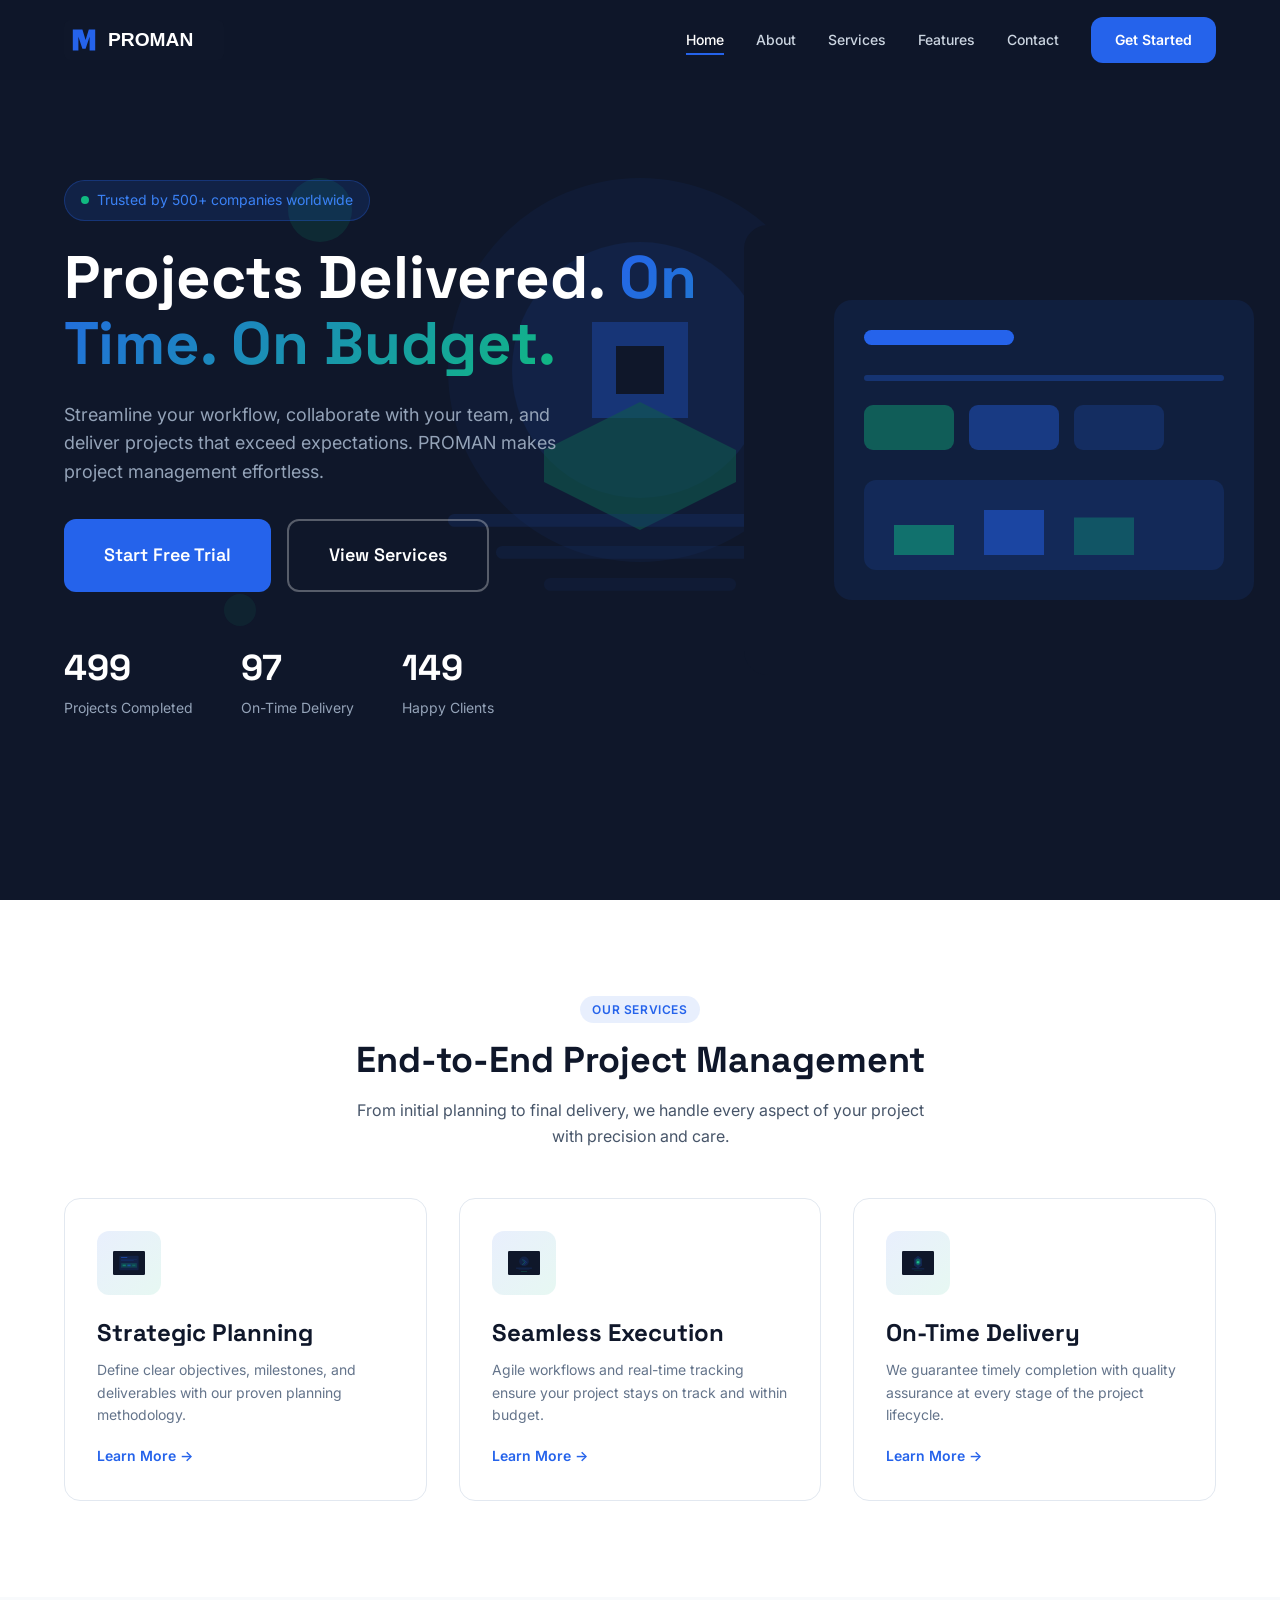
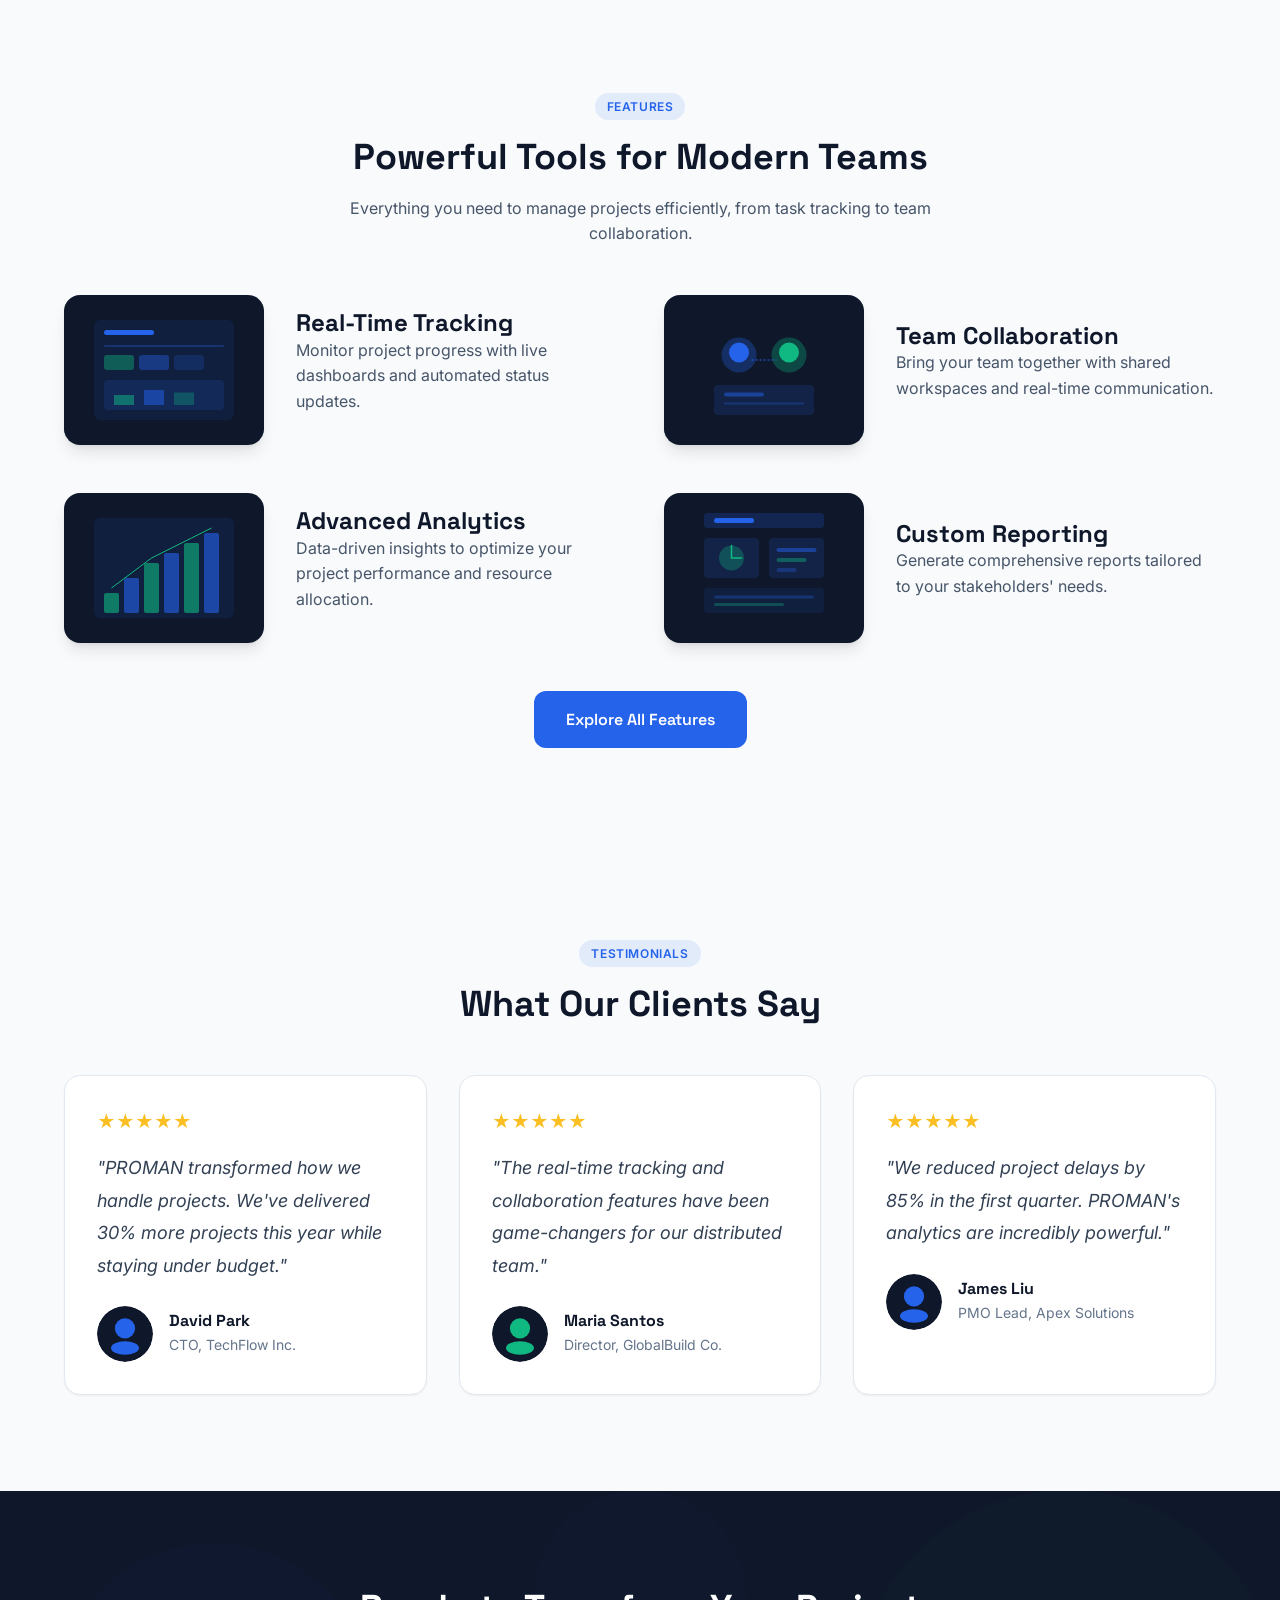
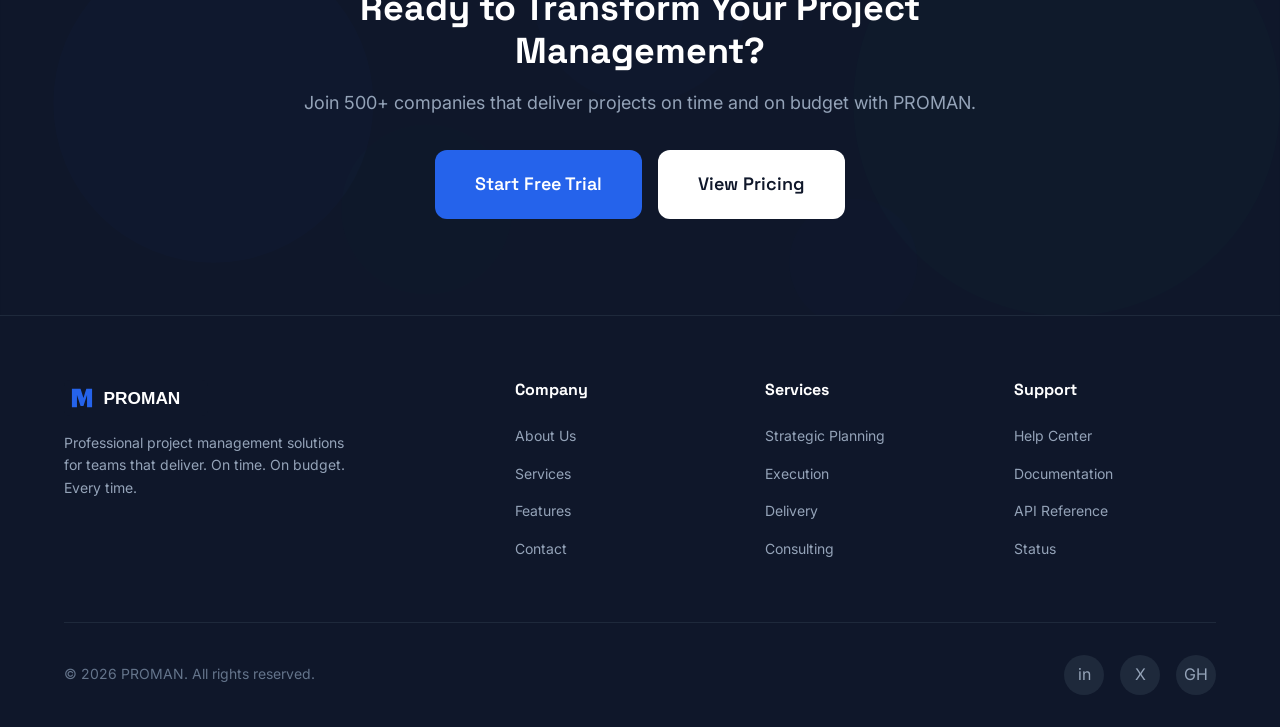
<file: index.html>
<!DOCTYPE html>
<html lang="en">
<head>
  <meta charset="UTF-8">
  <meta name="viewport" content="width=device-width, initial-scale=1.0">
  <meta name="description" content="PROMAN - Professional Project Management. Projects Delivered. On Time. On Budget.">
  <title>PROMAN | Project Management Solutions</title>
  <link rel="preconnect" href="https://fonts.googleapis.com">
  <link rel="preconnect" href="https://fonts.gstatic.com" crossorigin>
  <link href="https://fonts.googleapis.com/css2?family=Inter:wght@400;500;600;700&family=Space+Grotesk:wght@500;600;700&display=swap" rel="stylesheet">
  <link rel="stylesheet" href="style.css">
</head>
<body>

  <!-- ========== HEADER ========== -->
  <header class="header">
    <div class="container">
      <a href="index.html" class="logo">
        <img src="assets/img/logo.svg" alt="PROMAN Logo">
      </a>
      <nav class="nav" id="mainNav">
        <a href="index.html" class="nav-link active">Home</a>
        <a href="about.html" class="nav-link">About</a>
        <a href="services.html" class="nav-link">Services</a>
        <a href="features.html" class="nav-link">Features</a>
        <a href="contact.html" class="nav-link">Contact</a>
        <a href="contact.html" class="nav-cta">Get Started</a>
      </nav>
      <button class="menu-toggle" id="menuToggle" aria-label="Toggle menu">
        <span></span>
        <span></span>
        <span></span>
      </button>
    </div>
  </header>

  <!-- ========== HERO ========== -->
  <section class="hero">
    <div class="hero-bg">
      <img src="assets/img/hero-illustration.svg" alt="Project Management Background">
    </div>
    <div class="container">
      <div class="hero-content">
        <div class="hero-badge">Trusted by 500+ companies worldwide</div>
        <h1>Projects Delivered. <span class="text-gradient">On Time. On Budget.</span></h1>
        <p>Streamline your workflow, collaborate with your team, and deliver projects that exceed expectations. PROMAN makes project management effortless.</p>
        <div class="hero-actions">
          <a href="contact.html" class="btn btn-primary btn-lg">Start Free Trial</a>
          <a href="services.html" class="btn btn-outline btn-lg" style="border-color: rgba(255,255,255,0.3); color: white;">View Services</a>
        </div>
        <div class="hero-stats">
          <div class="hero-stat">
            <div class="hero-stat-number">500+</div>
            <div class="hero-stat-label">Projects Completed</div>
          </div>
          <div class="hero-stat">
            <div class="hero-stat-number">98%</div>
            <div class="hero-stat-label">On-Time Delivery</div>
          </div>
          <div class="hero-stat">
            <div class="hero-stat-number">150+</div>
            <div class="hero-stat-label">Happy Clients</div>
          </div>
        </div>
      </div>
    </div>
    <div class="hero-visual">
      <img src="assets/img/feature-tracking.svg" alt="Project Dashboard">
    </div>
  </section>

  <!-- ========== SERVICES PREVIEW ========== -->
  <section class="section">
    <div class="container">
      <div style="text-align: center; margin-bottom: var(--space-12);">
        <span class="feature-tag">Our Services</span>
        <h2>End-to-End Project Management</h2>
        <p style="max-width: 600px; margin: var(--space-4) auto 0;">From initial planning to final delivery, we handle every aspect of your project with precision and care.</p>
      </div>
      <div class="grid grid-3">
        <div class="card fade-in">
          <div class="card-icon">
            <img src="assets/img/service-planning.svg" alt="Planning">
          </div>
          <h3>Strategic Planning</h3>
          <p>Define clear objectives, milestones, and deliverables with our proven planning methodology.</p>
          <a href="services.html" class="card-link">Learn More &rarr;</a>
        </div>
        <div class="card fade-in">
          <div class="card-icon">
            <img src="assets/img/service-execution.svg" alt="Execution">
          </div>
          <h3>Seamless Execution</h3>
          <p>Agile workflows and real-time tracking ensure your project stays on track and within budget.</p>
          <a href="services.html" class="card-link">Learn More &rarr;</a>
        </div>
        <div class="card fade-in">
          <div class="card-icon">
            <img src="assets/img/service-delivery.svg" alt="Delivery">
          </div>
          <h3>On-Time Delivery</h3>
          <p>We guarantee timely completion with quality assurance at every stage of the project lifecycle.</p>
          <a href="services.html" class="card-link">Learn More &rarr;</a>
        </div>
      </div>
    </div>
  </section>

  <!-- ========== FEATURES PREVIEW ========== -->
  <section class="section" style="background: var(--gray-50);">
    <div class="container">
      <div style="text-align: center; margin-bottom: var(--space-12);">
        <span class="feature-tag">Features</span>
        <h2>Powerful Tools for Modern Teams</h2>
        <p style="max-width: 600px; margin: var(--space-4) auto 0;">Everything you need to manage projects efficiently, from task tracking to team collaboration.</p>
      </div>
      <div class="grid grid-2" style="gap: var(--space-12);">
        <div class="flex gap-8 fade-in" style="gap: var(--space-8);">
          <img src="assets/img/feature-tracking.svg" alt="Task Tracking" style="border-radius: var(--radius-xl); box-shadow: var(--shadow-lg); width: 200px; flex-shrink: 0;">
          <div>
            <h3>Real-Time Tracking</h3>
            <p>Monitor project progress with live dashboards and automated status updates.</p>
          </div>
        </div>
        <div class="flex gap-8 fade-in" style="gap: var(--space-8);">
          <img src="assets/img/feature-collaboration.svg" alt="Collaboration" style="border-radius: var(--radius-xl); box-shadow: var(--shadow-lg); width: 200px; flex-shrink: 0;">
          <div>
            <h3>Team Collaboration</h3>
            <p>Bring your team together with shared workspaces and real-time communication.</p>
          </div>
        </div>
        <div class="flex gap-8 fade-in" style="gap: var(--space-8);">
          <img src="assets/img/feature-analytics.svg" alt="Analytics" style="border-radius: var(--radius-xl); box-shadow: var(--shadow-lg); width: 200px; flex-shrink: 0;">
          <div>
            <h3>Advanced Analytics</h3>
            <p>Data-driven insights to optimize your project performance and resource allocation.</p>
          </div>
        </div>
        <div class="flex gap-8 fade-in" style="gap: var(--space-8);">
          <img src="assets/img/feature-reporting.svg" alt="Reporting" style="border-radius: var(--radius-xl); box-shadow: var(--shadow-lg); width: 200px; flex-shrink: 0;">
          <div>
            <h3>Custom Reporting</h3>
            <p>Generate comprehensive reports tailored to your stakeholders' needs.</p>
          </div>
        </div>
      </div>
      <div style="text-align: center; margin-top: var(--space-12);">
        <a href="features.html" class="btn btn-primary">Explore All Features</a>
      </div>
    </div>
  </section>

  <!-- ========== TESTIMONIALS ========== -->
  <section class="section testimonials">
    <div class="container">
      <div style="text-align: center; margin-bottom: var(--space-12);">
        <span class="feature-tag">Testimonials</span>
        <h2>What Our Clients Say</h2>
      </div>
      <div class="grid grid-3">
        <div class="testimonial-card fade-in">
          <div class="testimonial-stars">&#9733;&#9733;&#9733;&#9733;&#9733;</div>
          <p class="testimonial-text">"PROMAN transformed how we handle projects. We've delivered 30% more projects this year while staying under budget."</p>
          <div class="testimonial-author">
            <img src="assets/img/testimonial-1.svg" alt="David Park" class="testimonial-avatar">
            <div class="testimonial-author-info">
              <h4>David Park</h4>
              <p>CTO, TechFlow Inc.</p>
            </div>
          </div>
        </div>
        <div class="testimonial-card fade-in">
          <div class="testimonial-stars">&#9733;&#9733;&#9733;&#9733;&#9733;</div>
          <p class="testimonial-text">"The real-time tracking and collaboration features have been game-changers for our distributed team."</p>
          <div class="testimonial-author">
            <img src="assets/img/testimonial-2.svg" alt="Maria Santos" class="testimonial-avatar">
            <div class="testimonial-author-info">
              <h4>Maria Santos</h4>
              <p>Director, GlobalBuild Co.</p>
            </div>
          </div>
        </div>
        <div class="testimonial-card fade-in">
          <div class="testimonial-stars">&#9733;&#9733;&#9733;&#9733;&#9733;</div>
          <p class="testimonial-text">"We reduced project delays by 85% in the first quarter. PROMAN's analytics are incredibly powerful."</p>
          <div class="testimonial-author">
            <img src="assets/img/testimonial-3.svg" alt="James Liu" class="testimonial-avatar">
            <div class="testimonial-author-info">
              <h4>James Liu</h4>
              <p>PMO Lead, Apex Solutions</p>
            </div>
          </div>
        </div>
      </div>
    </div>
  </section>

  <!-- ========== CTA ========== -->
  <section class="cta-section">
    <div class="cta-bg">
      <img src="assets/img/cta-bg.svg" alt="Background">
    </div>
    <div class="container">
      <div class="cta-content">
        <h2>Ready to Transform Your Project Management?</h2>
        <p>Join 500+ companies that deliver projects on time and on budget with PROMAN.</p>
        <div style="display: flex; gap: var(--space-4); justify-content: center;">
          <a href="contact.html" class="btn btn-primary btn-lg">Start Free Trial</a>
          <a href="services.html" class="btn btn-white btn-lg">View Pricing</a>
        </div>
      </div>
    </div>
  </section>

  <!-- ========== FOOTER ========== -->
  <footer class="footer">
    <div class="container">
      <div class="footer-grid">
        <div class="footer-brand">
          <a href="index.html" class="logo">
            <img src="assets/img/logo.svg" alt="PROMAN Logo" style="height: 36px;">
          </a>
          <p>Professional project management solutions for teams that deliver. On time. On budget. Every time.</p>
        </div>
        <div>
          <h4>Company</h4>
          <ul class="footer-links">
            <li><a href="about.html">About Us</a></li>
            <li><a href="services.html">Services</a></li>
            <li><a href="features.html">Features</a></li>
            <li><a href="contact.html">Contact</a></li>
          </ul>
        </div>
        <div>
          <h4>Services</h4>
          <ul class="footer-links">
            <li><a href="services.html">Strategic Planning</a></li>
            <li><a href="services.html">Execution</a></li>
            <li><a href="services.html">Delivery</a></li>
            <li><a href="services.html">Consulting</a></li>
          </ul>
        </div>
        <div>
          <h4>Support</h4>
          <ul class="footer-links">
            <li><a href="contact.html">Help Center</a></li>
            <li><a href="contact.html">Documentation</a></li>
            <li><a href="contact.html">API Reference</a></li>
            <li><a href="contact.html">Status</a></li>
          </ul>
        </div>
      </div>
      <div class="footer-bottom">
        <p>&copy; 2026 PROMAN. All rights reserved.</p>
        <div class="footer-social">
          <a href="#" aria-label="LinkedIn">in</a>
          <a href="#" aria-label="Twitter">X</a>
          <a href="#" aria-label="GitHub">GH</a>
        </div>
      </div>
    </div>
  </footer>

  <script src="main.js"></script>
</body>
</html>
</file>
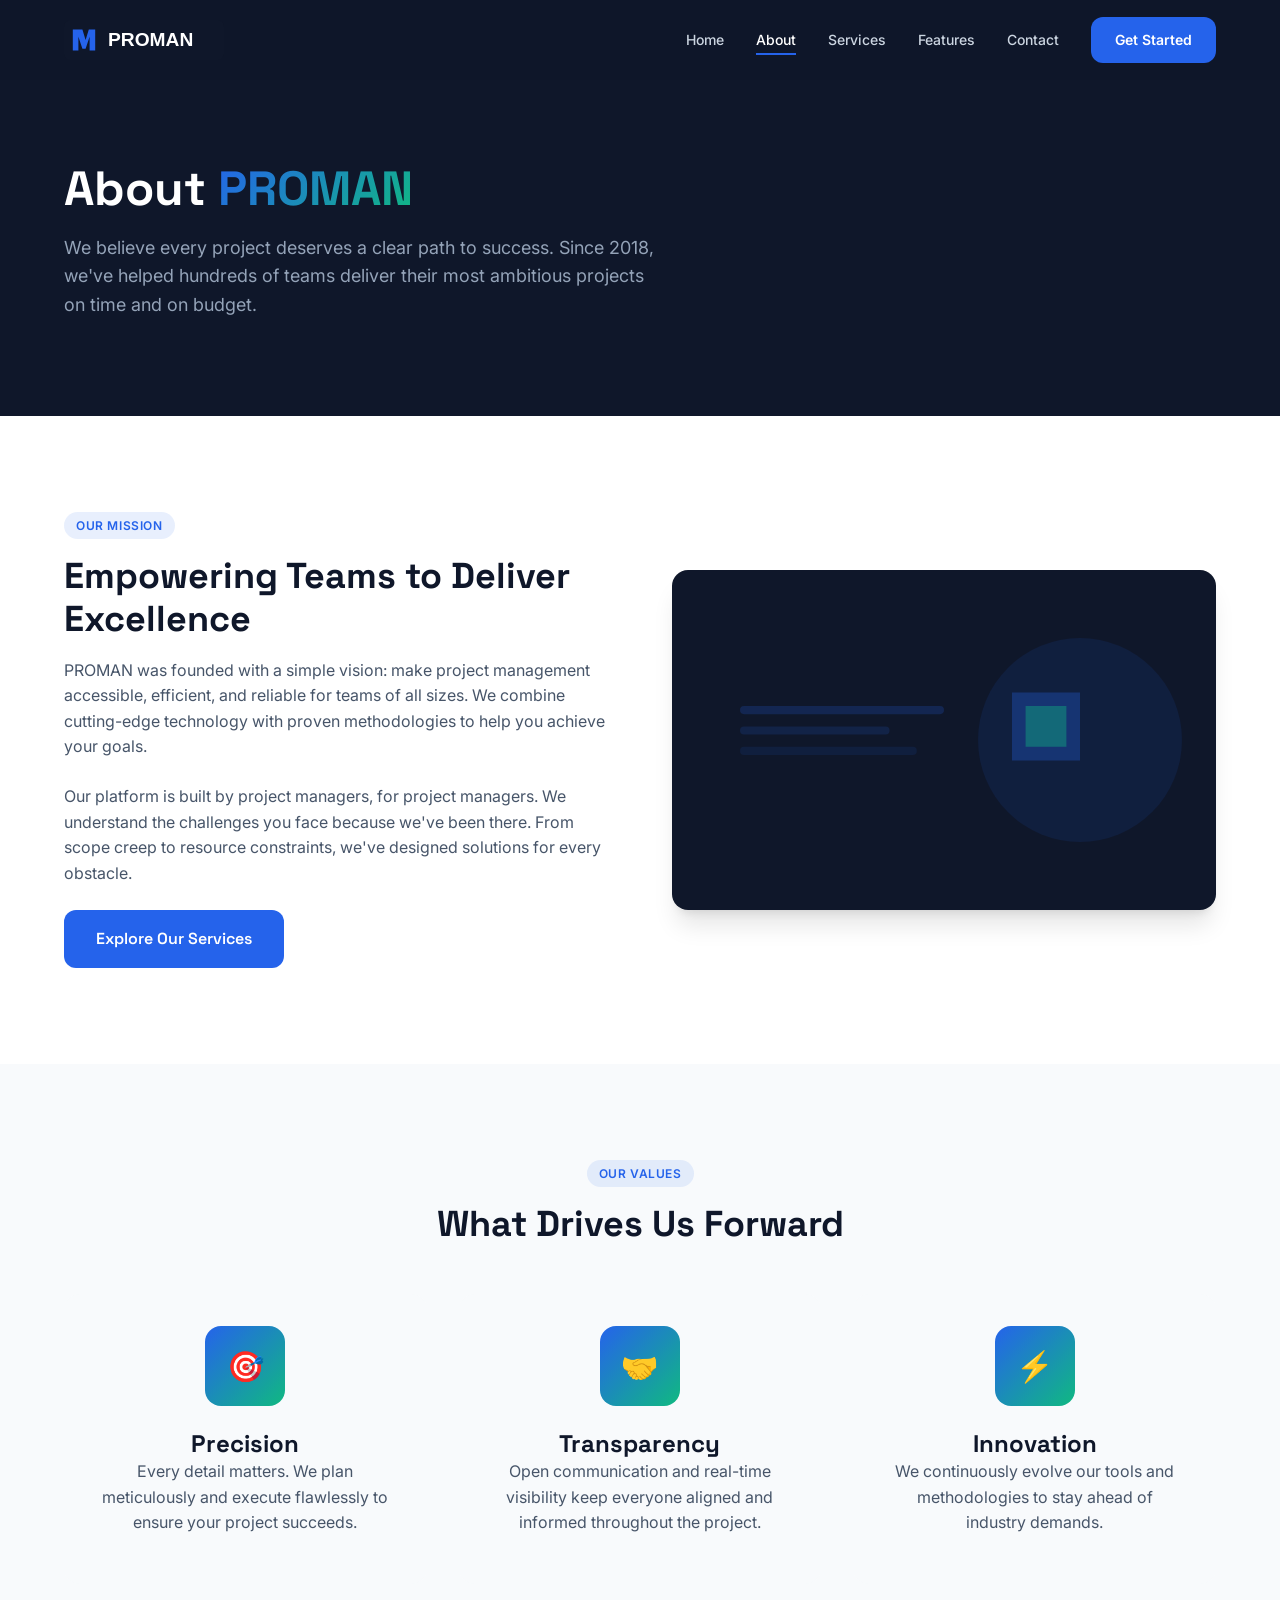
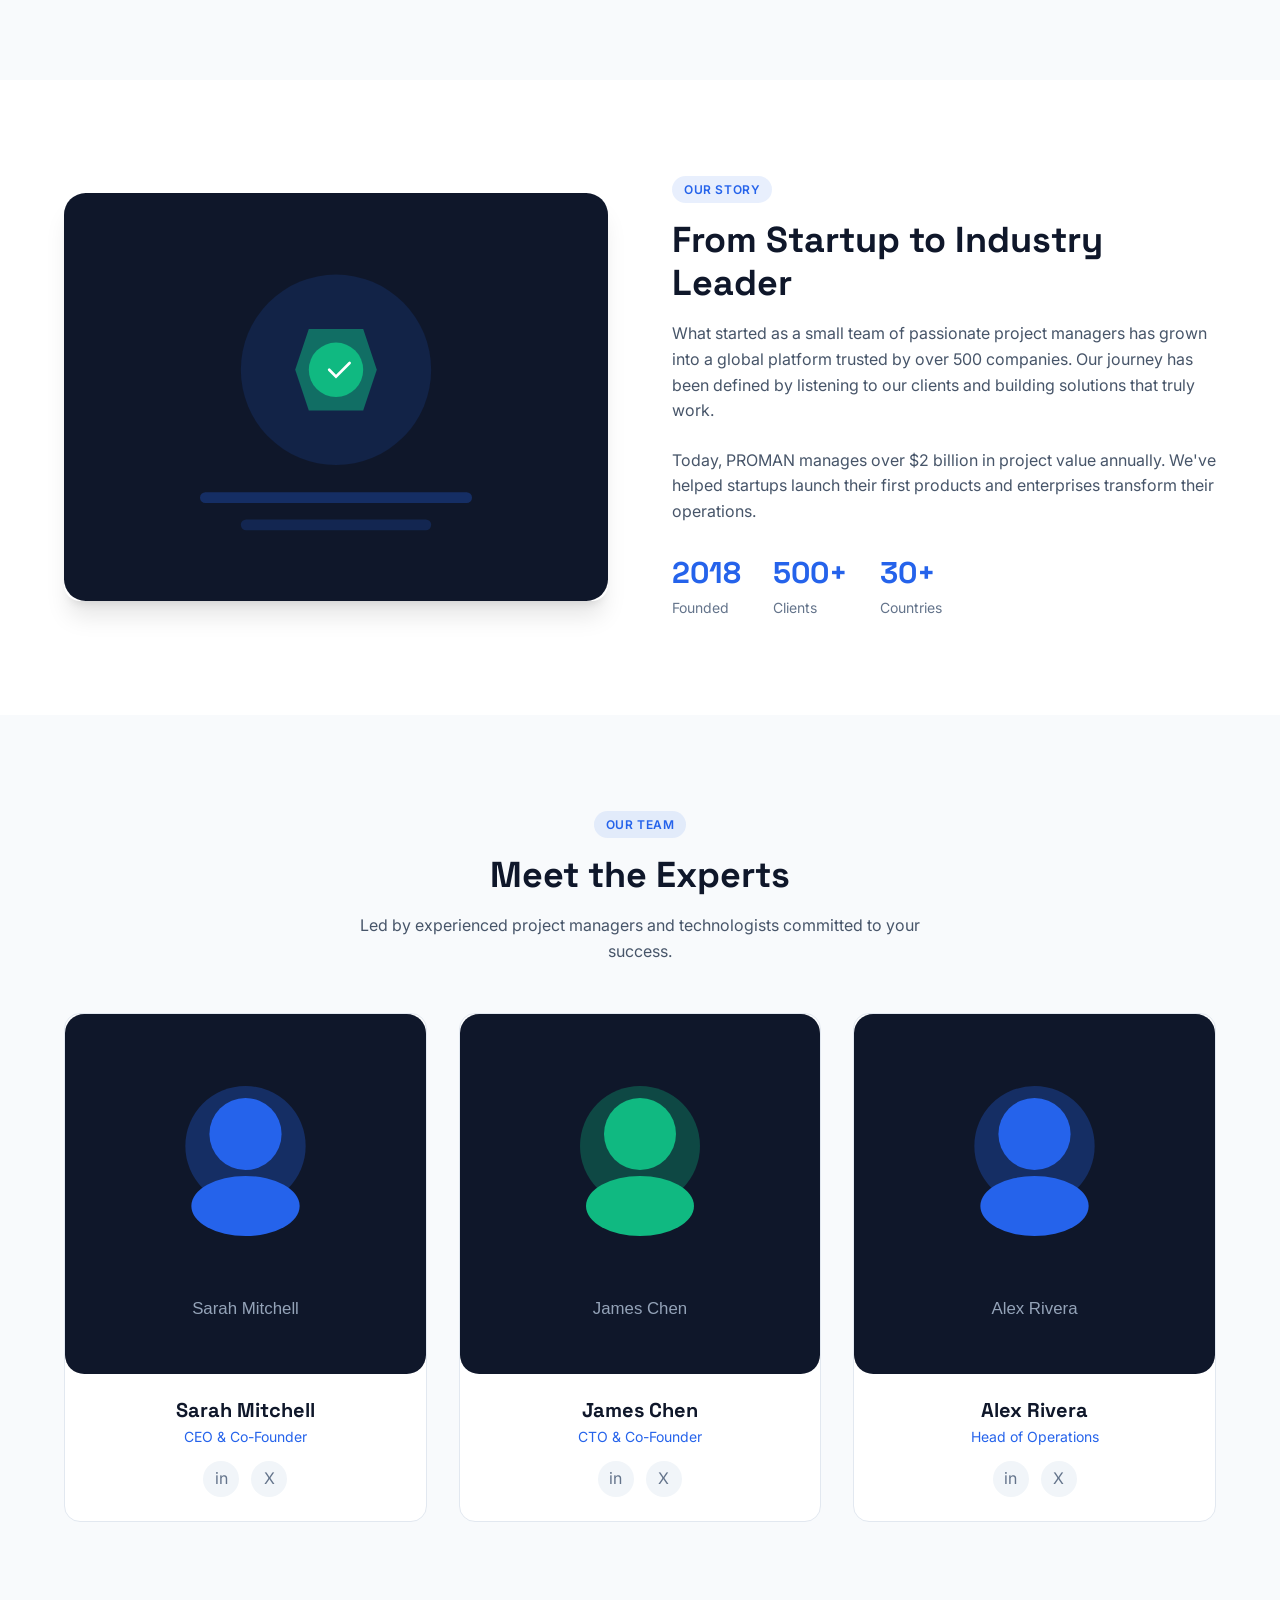
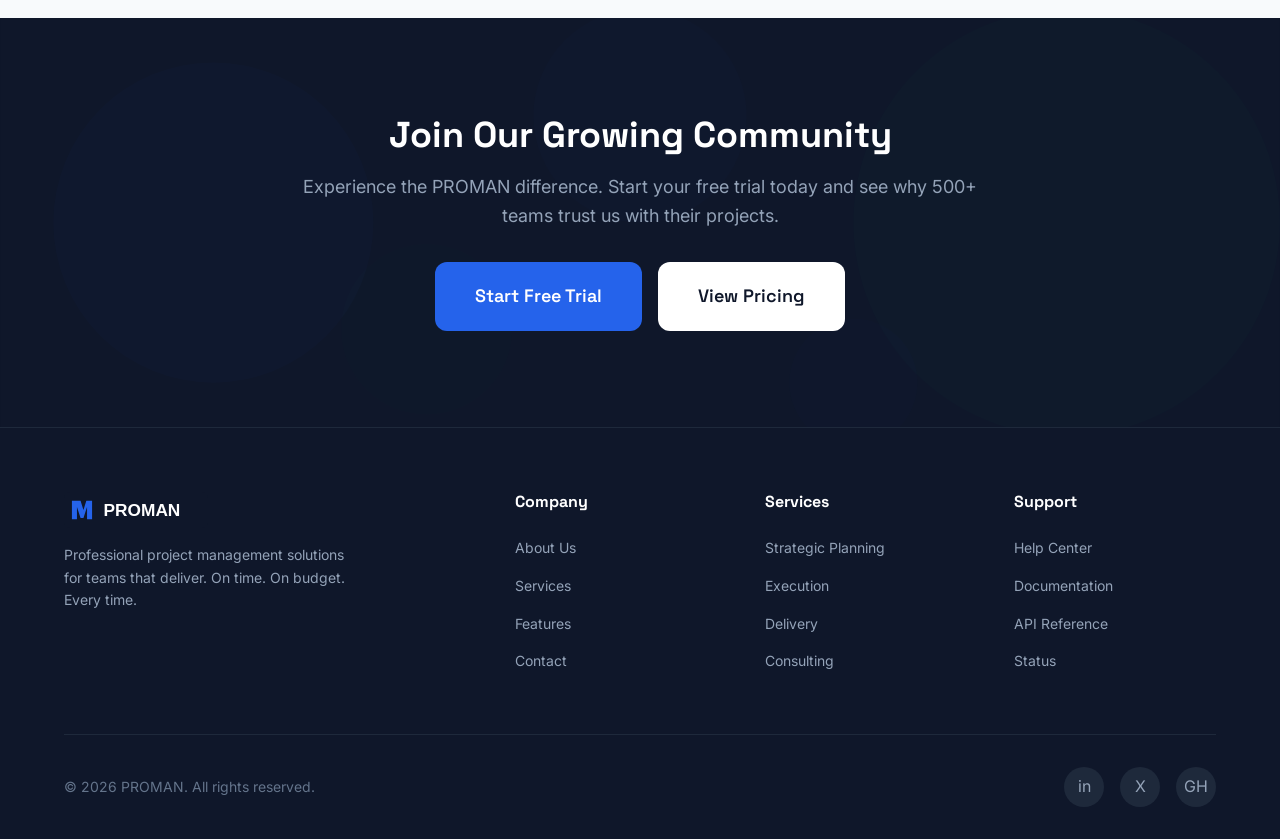
<file: about.html>
<!DOCTYPE html>
<html lang="en">
<head>
  <meta charset="UTF-8">
  <meta name="viewport" content="width=device-width, initial-scale=1.0">
  <meta name="description" content="About PROMAN - Our mission, values, and the team behind your project success.">
  <title>About Us | PROMAN</title>
  <link rel="preconnect" href="https://fonts.googleapis.com">
  <link rel="preconnect" href="https://fonts.gstatic.com" crossorigin>
  <link href="https://fonts.googleapis.com/css2?family=Inter:wght@400;500;600;700&family=Space+Grotesk:wght@500;600;700&display=swap" rel="stylesheet">
  <link rel="stylesheet" href="style.css">
</head>
<body>

  <!-- ========== HEADER ========== -->
  <header class="header">
    <div class="container">
      <a href="index.html" class="logo">
        <img src="assets/img/logo.svg" alt="PROMAN Logo">
      </a>
      <nav class="nav" id="mainNav">
        <a href="index.html" class="nav-link">Home</a>
        <a href="about.html" class="nav-link active">About</a>
        <a href="services.html" class="nav-link">Services</a>
        <a href="features.html" class="nav-link">Features</a>
        <a href="contact.html" class="nav-link">Contact</a>
        <a href="contact.html" class="nav-cta">Get Started</a>
      </nav>
      <button class="menu-toggle" id="menuToggle" aria-label="Toggle menu">
        <span></span>
        <span></span>
        <span></span>
      </button>
    </div>
  </header>

  <!-- ========== ABOUT HERO ========== -->
  <section class="about-hero">
    <div class="container">
      <h1>About <span class="text-gradient">PROMAN</span></h1>
      <p>We believe every project deserves a clear path to success. Since 2018, we've helped hundreds of teams deliver their most ambitious projects on time and on budget.</p>
    </div>
  </section>

  <!-- ========== MISSION ========== -->
  <section class="section">
    <div class="container">
      <div class="about-content">
        <div class="slide-in-left">
          <span class="feature-tag">Our Mission</span>
          <h2>Empowering Teams to Deliver Excellence</h2>
          <p>PROMAN was founded with a simple vision: make project management accessible, efficient, and reliable for teams of all sizes. We combine cutting-edge technology with proven methodologies to help you achieve your goals.</p>
          <p>Our platform is built by project managers, for project managers. We understand the challenges you face because we've been there. From scope creep to resource constraints, we've designed solutions for every obstacle.</p>
          <a href="services.html" class="btn btn-primary">Explore Our Services</a>
        </div>
        <div class="slide-in-right">
          <img src="assets/img/about-hero.svg" alt="Our Mission">
        </div>
      </div>
    </div>
  </section>

  <!-- ========== VALUES ========== -->
  <section class="section" style="background: var(--gray-50);">
    <div class="container">
      <div style="text-align: center; margin-bottom: var(--space-12);">
        <span class="feature-tag">Our Values</span>
        <h2>What Drives Us Forward</h2>
      </div>
      <div class="about-values">
        <div class="value-card fade-in">
          <div class="value-icon">
            <span>&#127919;</span>
          </div>
          <h3>Precision</h3>
          <p>Every detail matters. We plan meticulously and execute flawlessly to ensure your project succeeds.</p>
        </div>
        <div class="value-card fade-in">
          <div class="value-icon">
            <span>&#129309;</span>
          </div>
          <h3>Transparency</h3>
          <p>Open communication and real-time visibility keep everyone aligned and informed throughout the project.</p>
        </div>
        <div class="value-card fade-in">
          <div class="value-icon">
            <span>&#9889;</span>
          </div>
          <h3>Innovation</h3>
          <p>We continuously evolve our tools and methodologies to stay ahead of industry demands.</p>
        </div>
      </div>
    </div>
  </section>

  <!-- ========== STORY ========== -->
  <section class="section">
    <div class="container">
      <div class="about-content" style="gap: var(--space-16);">
        <div class="slide-in-left">
          <img src="assets/img/about-mission.svg" alt="Our Story">
        </div>
        <div class="slide-in-right">
          <span class="feature-tag">Our Story</span>
          <h2>From Startup to Industry Leader</h2>
          <p>What started as a small team of passionate project managers has grown into a global platform trusted by over 500 companies. Our journey has been defined by listening to our clients and building solutions that truly work.</p>
          <p>Today, PROMAN manages over $2 billion in project value annually. We've helped startups launch their first products and enterprises transform their operations.</p>
          <div style="display: flex; gap: var(--space-8); margin-top: var(--space-6);">
            <div>
              <div style="font-family: var(--font-display); font-size: var(--text-3xl); font-weight: 700; color: var(--blue);">2018</div>
              <div style="font-size: var(--text-sm); color: var(--gray-500);">Founded</div>
            </div>
            <div>
              <div style="font-family: var(--font-display); font-size: var(--text-3xl); font-weight: 700; color: var(--blue);">500+</div>
              <div style="font-size: var(--text-sm); color: var(--gray-500);">Clients</div>
            </div>
            <div>
              <div style="font-family: var(--font-display); font-size: var(--text-3xl); font-weight: 700; color: var(--blue);">30+</div>
              <div style="font-size: var(--text-sm); color: var(--gray-500);">Countries</div>
            </div>
          </div>
        </div>
      </div>
    </div>
  </section>

  <!-- ========== TEAM ========== -->
  <section class="section" style="background: var(--gray-50);">
    <div class="container">
      <div style="text-align: center; margin-bottom: var(--space-12);">
        <span class="feature-tag">Our Team</span>
        <h2>Meet the Experts</h2>
        <p style="max-width: 600px; margin: var(--space-4) auto 0;">Led by experienced project managers and technologists committed to your success.</p>
      </div>
      <div class="team-grid">
        <div class="team-card fade-in">
          <img src="assets/img/team-1.svg" alt="Sarah Mitchell">
          <div class="team-card-info">
            <h4>Sarah Mitchell</h4>
            <p>CEO & Co-Founder</p>
            <div class="team-social">
              <a href="#" aria-label="LinkedIn">in</a>
              <a href="#" aria-label="Twitter">X</a>
            </div>
          </div>
        </div>
        <div class="team-card fade-in">
          <img src="assets/img/team-2.svg" alt="James Chen">
          <div class="team-card-info">
            <h4>James Chen</h4>
            <p>CTO & Co-Founder</p>
            <div class="team-social">
              <a href="#" aria-label="LinkedIn">in</a>
              <a href="#" aria-label="Twitter">X</a>
            </div>
          </div>
        </div>
        <div class="team-card fade-in">
          <img src="assets/img/team-3.svg" alt="Alex Rivera">
          <div class="team-card-info">
            <h4>Alex Rivera</h4>
            <p>Head of Operations</p>
            <div class="team-social">
              <a href="#" aria-label="LinkedIn">in</a>
              <a href="#" aria-label="Twitter">X</a>
            </div>
          </div>
        </div>
      </div>
    </div>
  </section>

  <!-- ========== CTA ========== -->
  <section class="cta-section">
    <div class="cta-bg">
      <img src="assets/img/cta-bg.svg" alt="Background">
    </div>
    <div class="container">
      <div class="cta-content">
        <h2>Join Our Growing Community</h2>
        <p>Experience the PROMAN difference. Start your free trial today and see why 500+ teams trust us with their projects.</p>
        <div style="display: flex; gap: var(--space-4); justify-content: center;">
          <a href="contact.html" class="btn btn-primary btn-lg">Start Free Trial</a>
          <a href="services.html" class="btn btn-white btn-lg">View Pricing</a>
        </div>
      </div>
    </div>
  </section>

  <!-- ========== FOOTER ========== -->
  <footer class="footer">
    <div class="container">
      <div class="footer-grid">
        <div class="footer-brand">
          <a href="index.html" class="logo">
            <img src="assets/img/logo.svg" alt="PROMAN Logo" style="height: 36px;">
          </a>
          <p>Professional project management solutions for teams that deliver. On time. On budget. Every time.</p>
        </div>
        <div>
          <h4>Company</h4>
          <ul class="footer-links">
            <li><a href="about.html">About Us</a></li>
            <li><a href="services.html">Services</a></li>
            <li><a href="features.html">Features</a></li>
            <li><a href="contact.html">Contact</a></li>
          </ul>
        </div>
        <div>
          <h4>Services</h4>
          <ul class="footer-links">
            <li><a href="services.html">Strategic Planning</a></li>
            <li><a href="services.html">Execution</a></li>
            <li><a href="services.html">Delivery</a></li>
            <li><a href="services.html">Consulting</a></li>
          </ul>
        </div>
        <div>
          <h4>Support</h4>
          <ul class="footer-links">
            <li><a href="contact.html">Help Center</a></li>
            <li><a href="contact.html">Documentation</a></li>
            <li><a href="contact.html">API Reference</a></li>
            <li><a href="contact.html">Status</a></li>
          </ul>
        </div>
      </div>
      <div class="footer-bottom">
        <p>&copy; 2026 PROMAN. All rights reserved.</p>
        <div class="footer-social">
          <a href="#" aria-label="LinkedIn">in</a>
          <a href="#" aria-label="Twitter">X</a>
          <a href="#" aria-label="GitHub">GH</a>
        </div>
      </div>
    </div>
  </footer>

  <script src="main.js"></script>
</body>
</html>
</file>
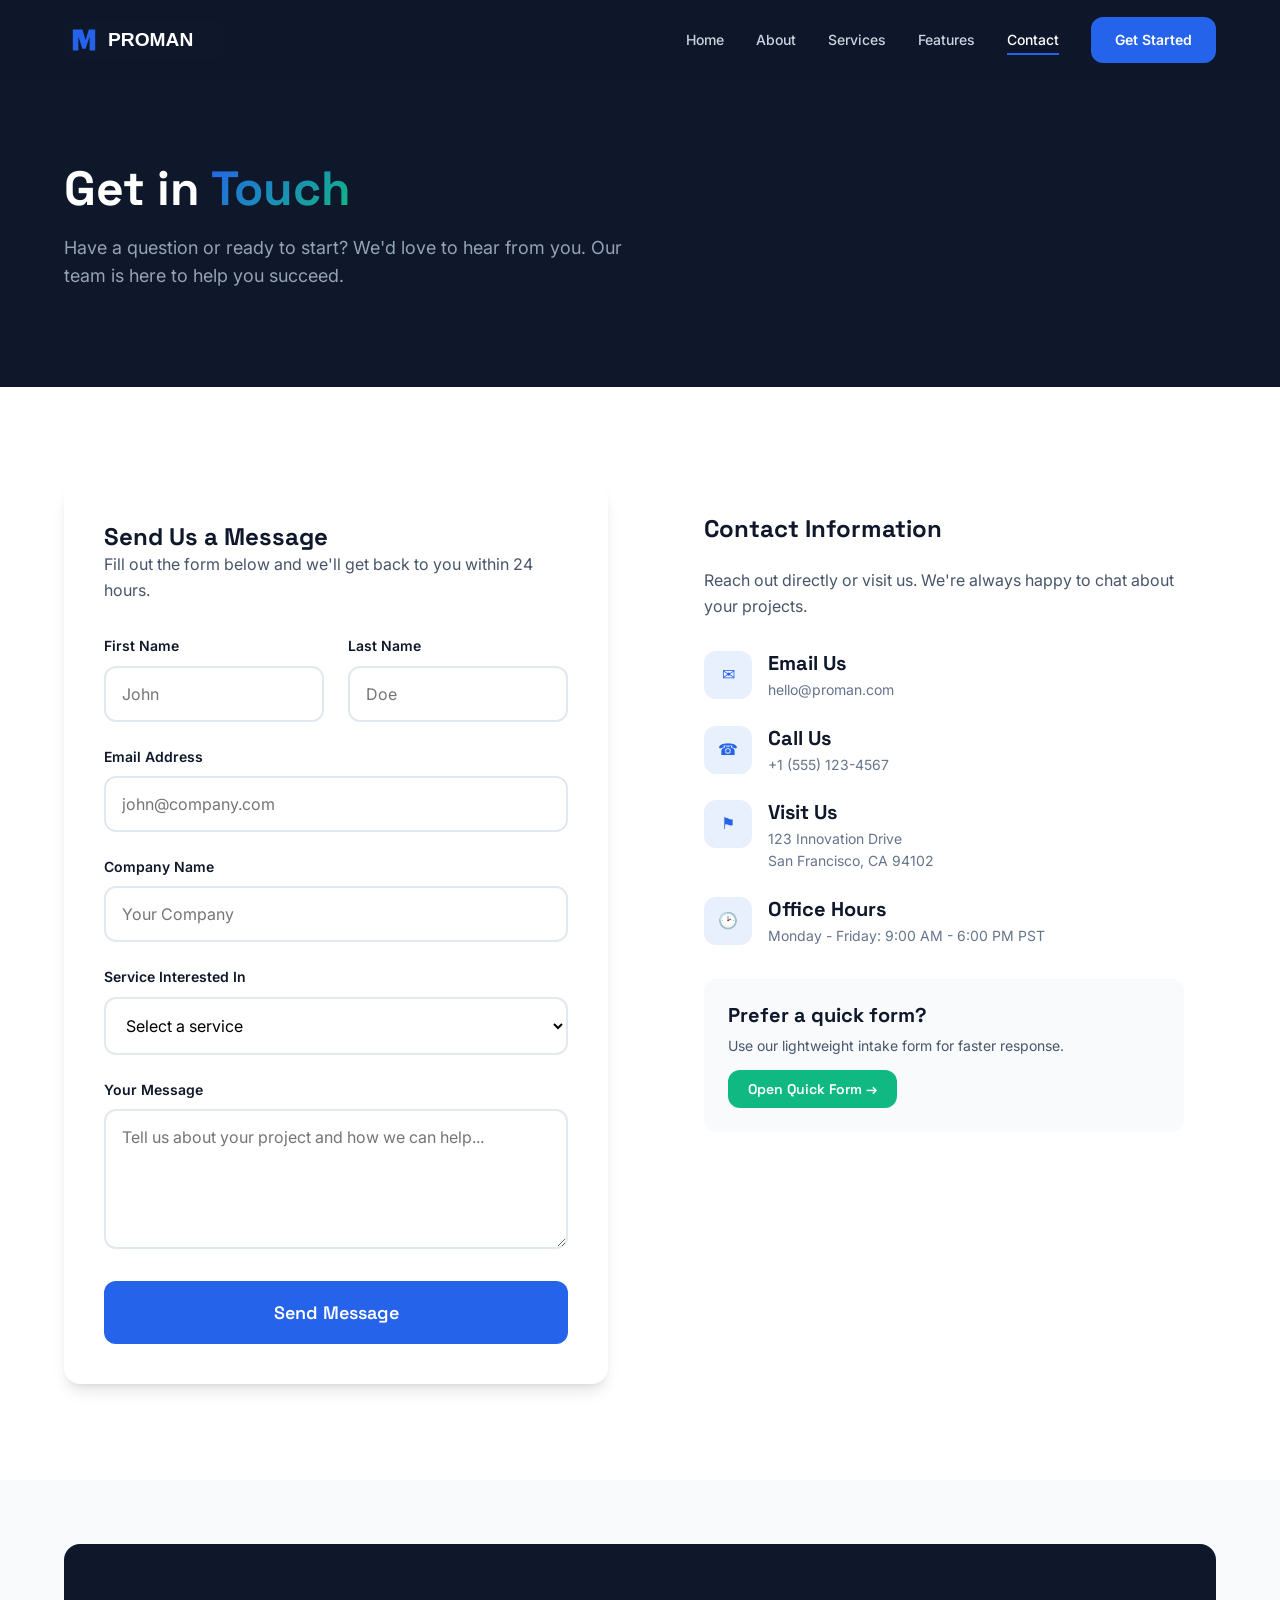
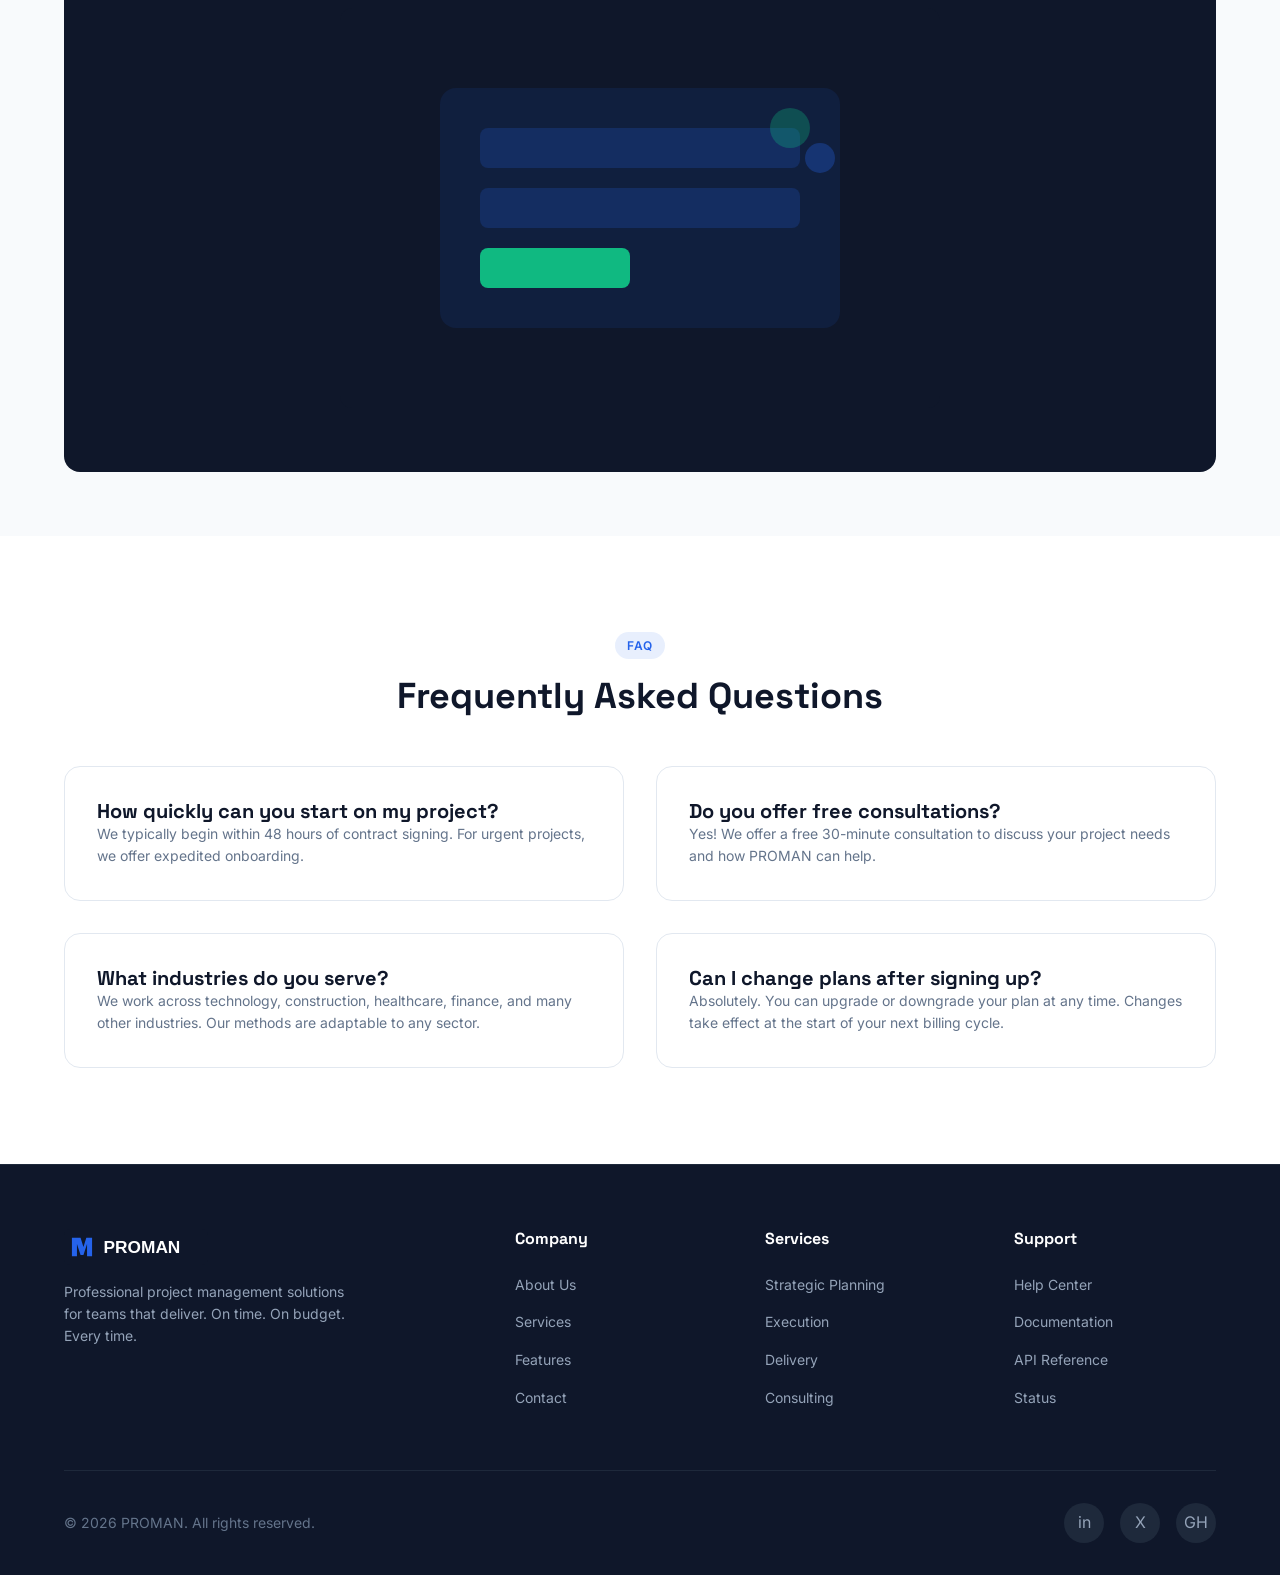
<file: contact.html>
<!DOCTYPE html>
<html lang="en">
<head>
  <meta charset="UTF-8">
  <meta name="viewport" content="width=device-width, initial-scale=1.0">
  <meta name="description" content="Contact PROMAN - Get in touch for project management solutions, demos, and support.">
  <title>Contact Us | PROMAN</title>
  <link rel="preconnect" href="https://fonts.googleapis.com">
  <link rel="preconnect" href="https://fonts.gstatic.com" crossorigin>
  <link href="https://fonts.googleapis.com/css2?family=Inter:wght@400;500;600;700&family=Space+Grotesk:wght@500;600;700&display=swap" rel="stylesheet">
  <link rel="stylesheet" href="style.css">
</head>
<body>

  <!-- ========== HEADER ========== -->
  <header class="header">
    <div class="container">
      <a href="index.html" class="logo">
        <img src="assets/img/logo.svg" alt="PROMAN Logo">
      </a>
      <nav class="nav" id="mainNav">
        <a href="index.html" class="nav-link">Home</a>
        <a href="about.html" class="nav-link">About</a>
        <a href="services.html" class="nav-link">Services</a>
        <a href="features.html" class="nav-link">Features</a>
        <a href="contact.html" class="nav-link active">Contact</a>
        <a href="contact.html" class="nav-cta">Get Started</a>
      </nav>
      <button class="menu-toggle" id="menuToggle" aria-label="Toggle menu">
        <span></span>
        <span></span>
        <span></span>
      </button>
    </div>
  </header>

  <!-- ========== CONTACT HERO ========== -->
  <section class="contact-hero">
    <div class="container">
      <h1>Get in <span class="text-gradient">Touch</span></h1>
      <p>Have a question or ready to start? We'd love to hear from you. Our team is here to help you succeed.</p>
    </div>
  </section>

  <!-- ========== CONTACT FORM ========== -->
  <section class="section">
    <div class="container">
      <div class="contact-grid">
        <div class="contact-form fade-in">
          <h3>Send Us a Message</h3>
          <p style="margin-bottom: var(--space-8);">Fill out the form below and we'll get back to you within 24 hours.</p>
          <form id="contactForm">
            <div class="form-row">
              <div class="form-group">
                <label for="firstName">First Name</label>
                <input type="text" id="firstName" name="firstName" placeholder="John" required>
              </div>
              <div class="form-group">
                <label for="lastName">Last Name</label>
                <input type="text" id="lastName" name="lastName" placeholder="Doe" required>
              </div>
            </div>
            <div class="form-group">
              <label for="email">Email Address</label>
              <input type="email" id="email" name="email" placeholder="john@company.com" required>
            </div>
            <div class="form-group">
              <label for="company">Company Name</label>
              <input type="text" id="company" name="company" placeholder="Your Company">
            </div>
            <div class="form-group">
              <label for="service">Service Interested In</label>
              <select id="service" name="service">
                <option value="">Select a service</option>
                <option value="planning">Strategic Planning</option>
                <option value="execution">Seamless Execution</option>
                <option value="delivery">On-Time Delivery</option>
                <option value="consulting">Project Consulting</option>
                <option value="enterprise">Enterprise Solution</option>
              </select>
            </div>
            <div class="form-group">
              <label for="message">Your Message</label>
              <textarea id="message" name="message" placeholder="Tell us about your project and how we can help..." required></textarea>
            </div>
            <button type="submit" class="btn btn-primary btn-lg" style="width: 100%;">Send Message</button>
          </form>
        </div>
        <div class="contact-info fade-in">
          <h3>Contact Information</h3>
          <p style="margin-bottom: var(--space-8);">Reach out directly or visit us. We're always happy to chat about your projects.</p>
          <div class="contact-item">
            <div class="contact-item-icon">
              <span>&#9993;</span>
            </div>
            <div>
              <h4>Email Us</h4>
              <p>hello@proman.com</p>
            </div>
          </div>
          <div class="contact-item">
            <div class="contact-item-icon">
              <span>&#9742;</span>
            </div>
            <div>
              <h4>Call Us</h4>
              <p>+1 (555) 123-4567</p>
            </div>
          </div>
          <div class="contact-item">
            <div class="contact-item-icon">
              <span>&#9873;</span>
            </div>
            <div>
              <h4>Visit Us</h4>
              <p>123 Innovation Drive<br>San Francisco, CA 94102</p>
            </div>
          </div>
          <div class="contact-item">
            <div class="contact-item-icon">
              <span>&#128337;</span>
            </div>
            <div>
              <h4>Office Hours</h4>
              <p>Monday - Friday: 9:00 AM - 6:00 PM PST</p>
            </div>
          </div>
          <div style="margin-top: var(--space-8); padding: var(--space-6); background: var(--gray-50); border-radius: var(--radius-lg);">
            <h4 style="margin-bottom: var(--space-2);">Prefer a quick form?</h4>
            <p style="font-size: var(--text-sm); margin-bottom: var(--space-3);">Use our lightweight intake form for faster response.</p>
            <a href="https://tally.so/r/q4q1L9" target="_blank" rel="noopener noreferrer" class="btn btn-green btn-sm">Open Quick Form &rarr;</a>
          </div>
        </div>
      </div>
    </div>
  </section>

  <!-- ========== MAP PLACEHOLDER ========== -->
  <section style="background: var(--gray-50); padding: var(--space-16) 0;">
    <div class="container">
      <div style="background: var(--navy); border-radius: var(--radius-xl); padding: var(--space-16); text-align: center;">
        <img src="assets/img/contact-illustration.svg" alt="Office Location" style="max-width: 600px; margin: 0 auto; border-radius: var(--radius-lg);">
      </div>
    </div>
  </section>

  <!-- ========== FAQ ========== -->
  <section class="section">
    <div class="container">
      <div style="text-align: center; margin-bottom: var(--space-12);">
        <span class="feature-tag">FAQ</span>
        <h2>Frequently Asked Questions</h2>
      </div>
      <div class="grid grid-2" style="gap: var(--space-8);">
        <div class="card fade-in">
          <h4>How quickly can you start on my project?</h4>
          <p style="margin-bottom: 0;">We typically begin within 48 hours of contract signing. For urgent projects, we offer expedited onboarding.</p>
        </div>
        <div class="card fade-in">
          <h4>Do you offer free consultations?</h4>
          <p style="margin-bottom: 0;">Yes! We offer a free 30-minute consultation to discuss your project needs and how PROMAN can help.</p>
        </div>
        <div class="card fade-in">
          <h4>What industries do you serve?</h4>
          <p style="margin-bottom: 0;">We work across technology, construction, healthcare, finance, and many other industries. Our methods are adaptable to any sector.</p>
        </div>
        <div class="card fade-in">
          <h4>Can I change plans after signing up?</h4>
          <p style="margin-bottom: 0;">Absolutely. You can upgrade or downgrade your plan at any time. Changes take effect at the start of your next billing cycle.</p>
        </div>
      </div>
    </div>
  </section>

  <!-- ========== FOOTER ========== -->
  <footer class="footer">
    <div class="container">
      <div class="footer-grid">
        <div class="footer-brand">
          <a href="index.html" class="logo">
            <img src="assets/img/logo.svg" alt="PROMAN Logo" style="height: 36px;">
          </a>
          <p>Professional project management solutions for teams that deliver. On time. On budget. Every time.</p>
        </div>
        <div>
          <h4>Company</h4>
          <ul class="footer-links">
            <li><a href="about.html">About Us</a></li>
            <li><a href="services.html">Services</a></li>
            <li><a href="features.html">Features</a></li>
            <li><a href="contact.html">Contact</a></li>
          </ul>
        </div>
        <div>
          <h4>Services</h4>
          <ul class="footer-links">
            <li><a href="services.html">Strategic Planning</a></li>
            <li><a href="services.html">Execution</a></li>
            <li><a href="services.html">Delivery</a></li>
            <li><a href="services.html">Consulting</a></li>
          </ul>
        </div>
        <div>
          <h4>Support</h4>
          <ul class="footer-links">
            <li><a href="contact.html">Help Center</a></li>
            <li><a href="contact.html">Documentation</a></li>
            <li><a href="contact.html">API Reference</a></li>
            <li><a href="contact.html">Status</a></li>
          </ul>
        </div>
      </div>
      <div class="footer-bottom">
        <p>&copy; 2026 PROMAN. All rights reserved.</p>
        <div class="footer-social">
          <a href="#" aria-label="LinkedIn">in</a>
          <a href="#" aria-label="Twitter">X</a>
          <a href="#" aria-label="GitHub">GH</a>
        </div>
      </div>
    </div>
  </footer>

  <script src="main.js"></script>
</body>
</html>
</file>
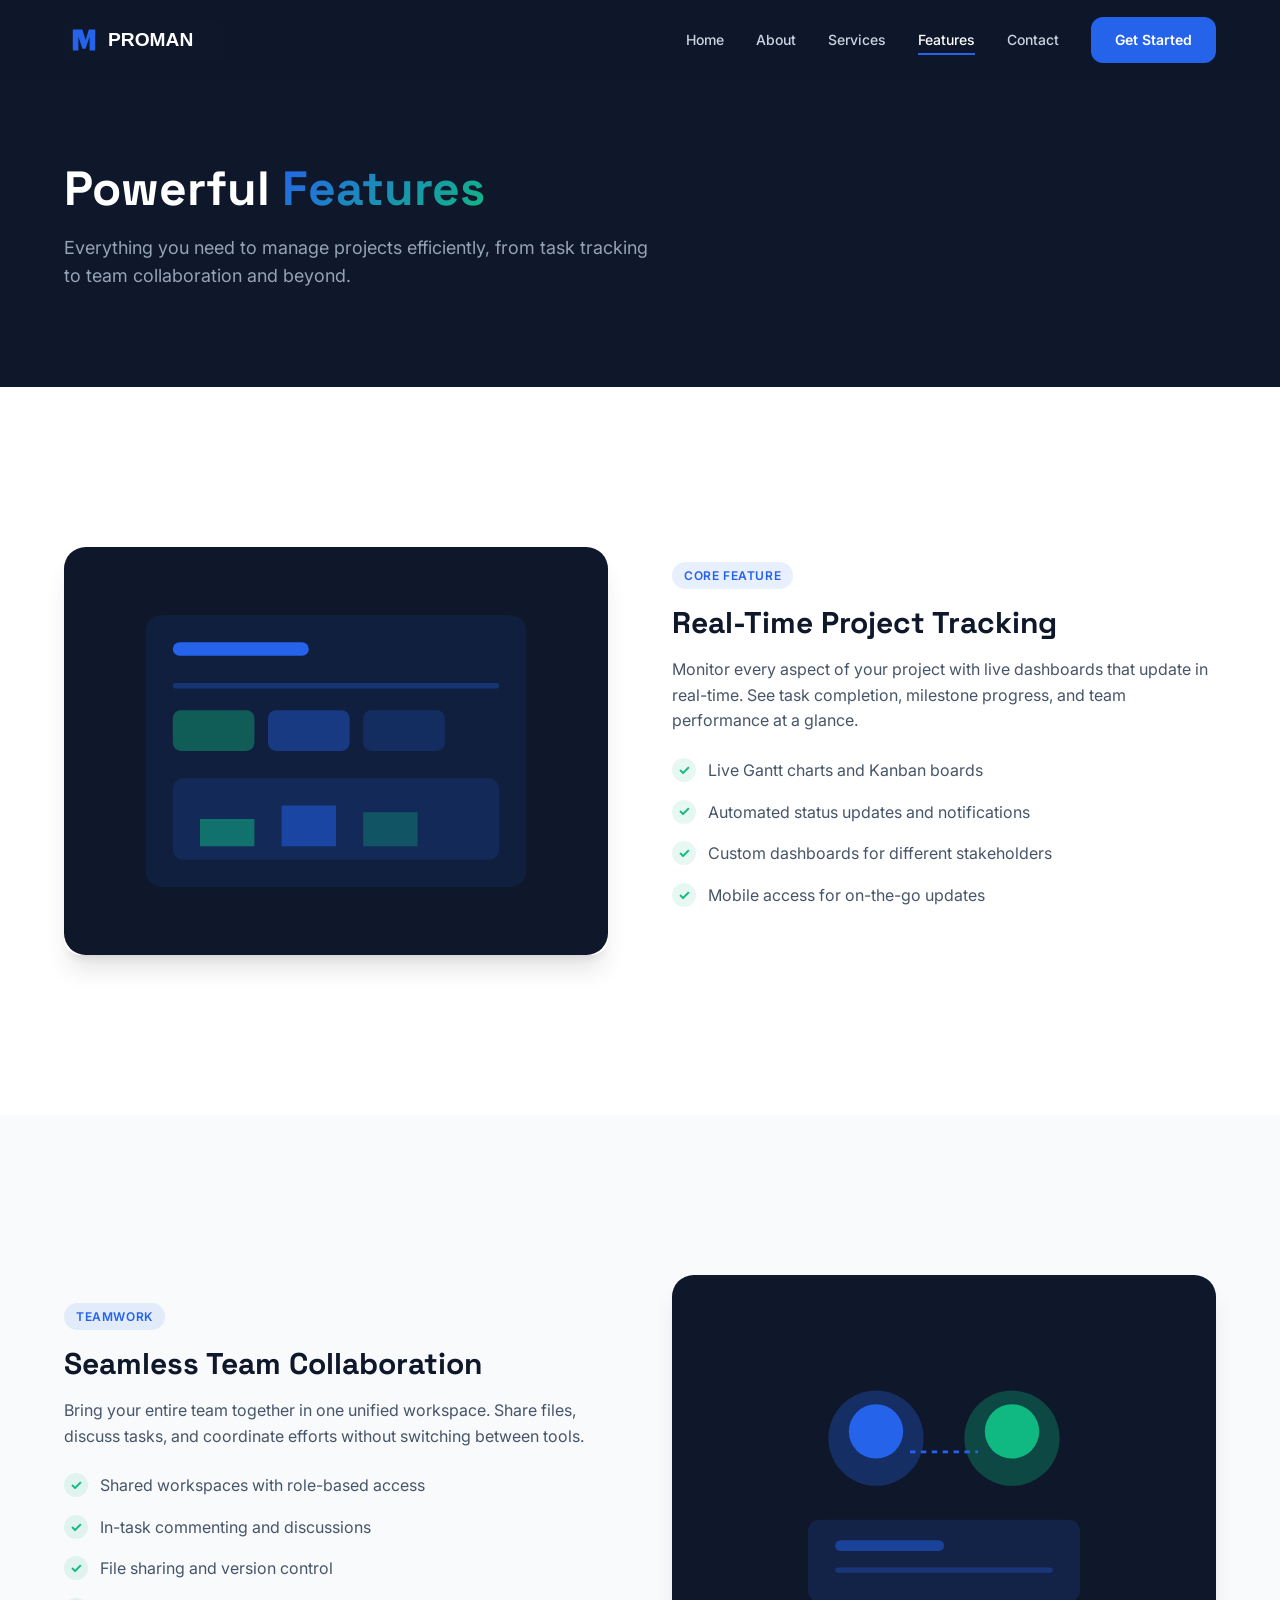
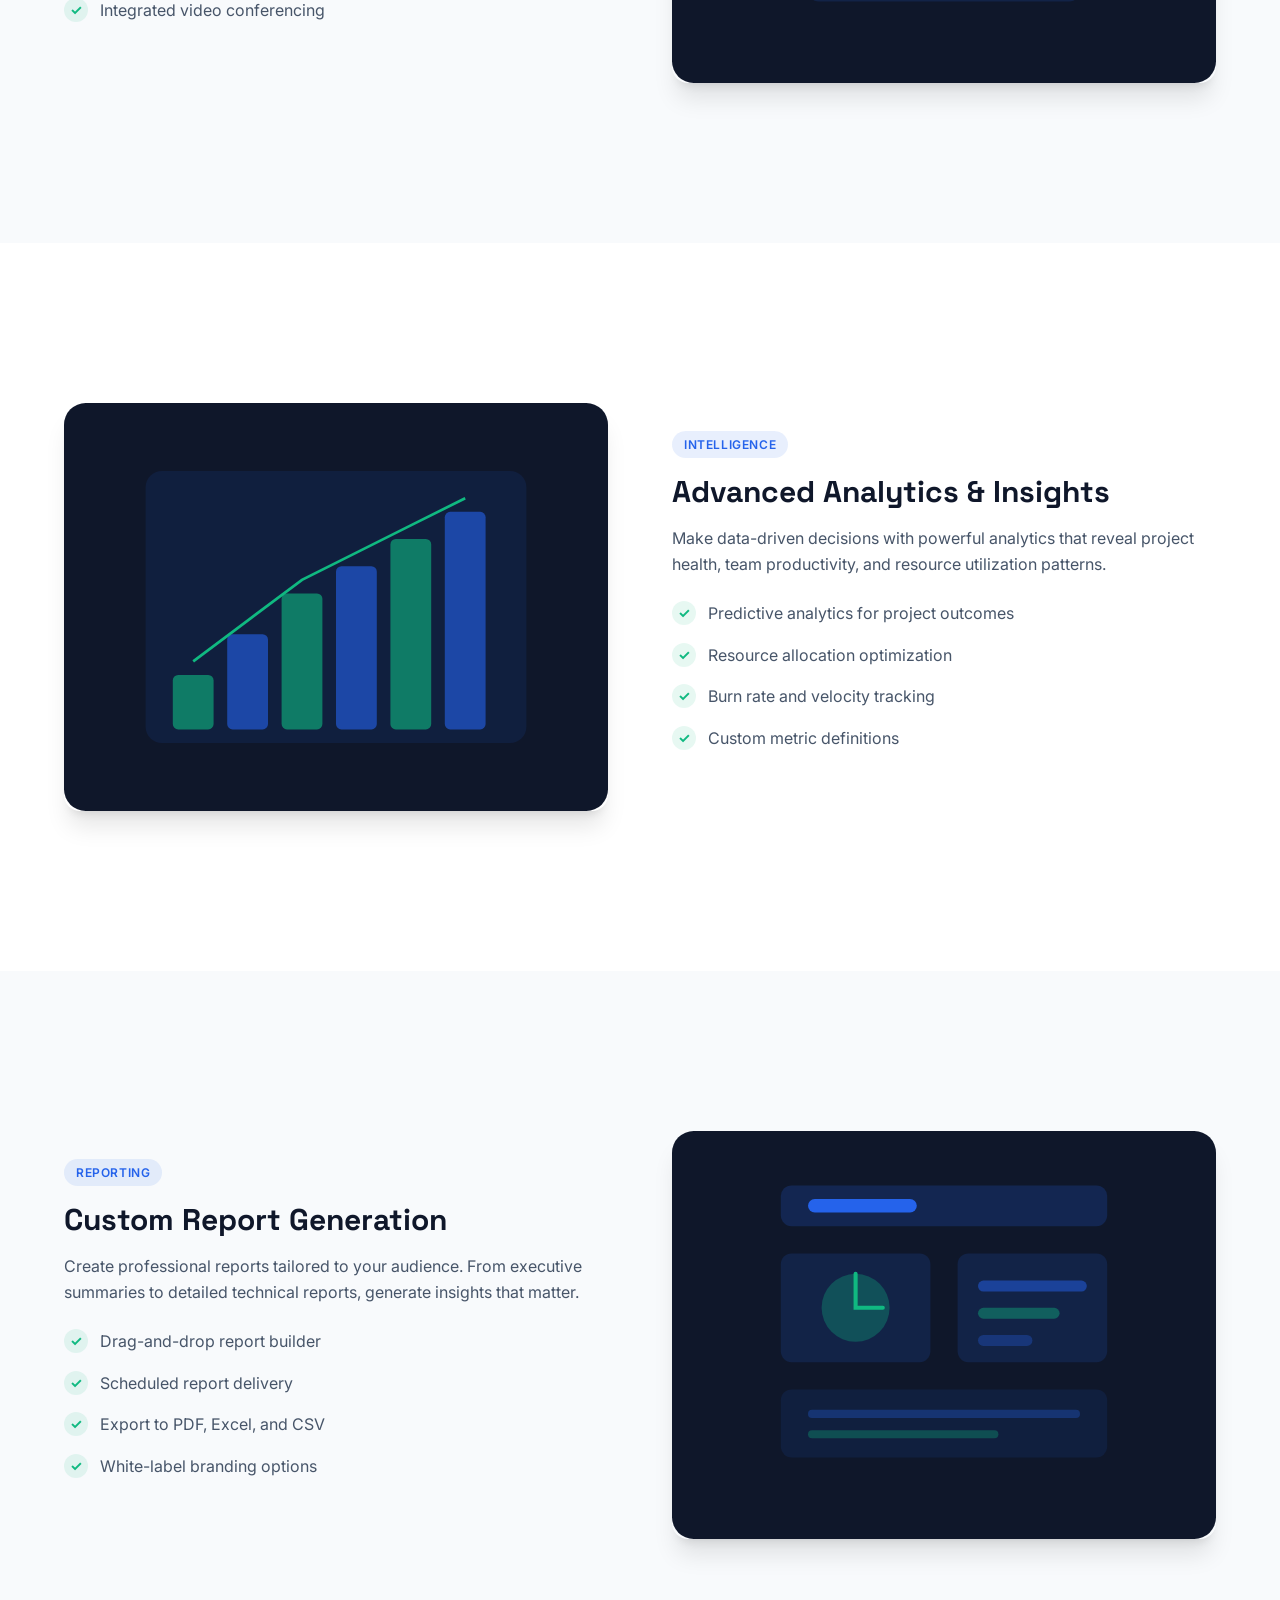
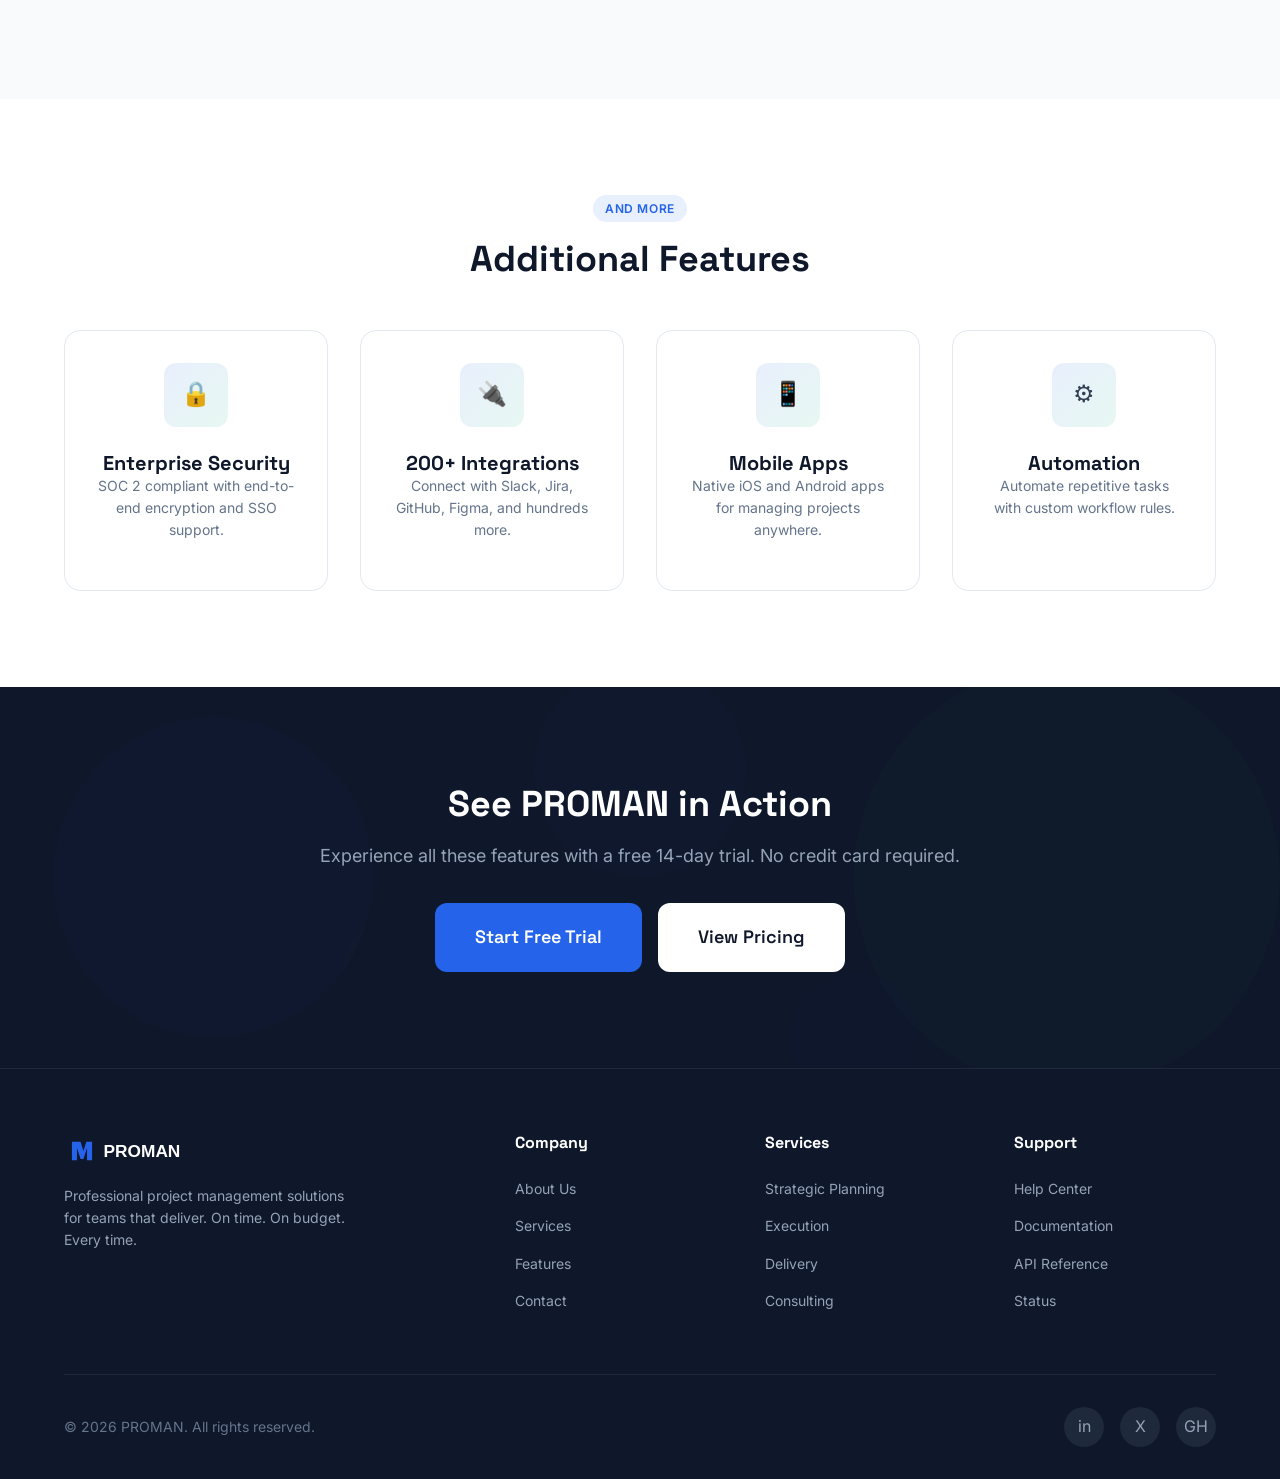
<file: features.html>
<!DOCTYPE html>
<html lang="en">
<head>
  <meta charset="UTF-8">
  <meta name="viewport" content="width=device-width, initial-scale=1.0">
  <meta name="description" content="PROMAN Features - Real-time tracking, collaboration, analytics, and reporting for project management.">
  <title>Features | PROMAN</title>
  <link rel="preconnect" href="https://fonts.googleapis.com">
  <link rel="preconnect" href="https://fonts.gstatic.com" crossorigin>
  <link href="https://fonts.googleapis.com/css2?family=Inter:wght@400;500;600;700&family=Space+Grotesk:wght@500;600;700&display=swap" rel="stylesheet">
  <link rel="stylesheet" href="style.css">
</head>
<body>

  <!-- ========== HEADER ========== -->
  <header class="header">
    <div class="container">
      <a href="index.html" class="logo">
        <img src="assets/img/logo.svg" alt="PROMAN Logo">
      </a>
      <nav class="nav" id="mainNav">
        <a href="index.html" class="nav-link">Home</a>
        <a href="about.html" class="nav-link">About</a>
        <a href="services.html" class="nav-link">Services</a>
        <a href="features.html" class="nav-link active">Features</a>
        <a href="contact.html" class="nav-link">Contact</a>
        <a href="contact.html" class="nav-cta">Get Started</a>
      </nav>
      <button class="menu-toggle" id="menuToggle" aria-label="Toggle menu">
        <span></span>
        <span></span>
        <span></span>
      </button>
    </div>
  </header>

  <!-- ========== FEATURES HERO ========== -->
  <section class="features-hero">
    <div class="container">
      <h1>Powerful <span class="text-gradient">Features</span></h1>
      <p>Everything you need to manage projects efficiently, from task tracking to team collaboration and beyond.</p>
    </div>
  </section>

  <!-- ========== FEATURE 1: TRACKING ========== -->
  <section class="section">
    <div class="container">
      <div class="feature-detail fade-in">
        <img src="assets/img/feature-tracking.svg" alt="Real-Time Tracking">
        <div>
          <span class="feature-tag">Core Feature</span>
          <h3>Real-Time Project Tracking</h3>
          <p>Monitor every aspect of your project with live dashboards that update in real-time. See task completion, milestone progress, and team performance at a glance.</p>
          <ul class="service-list">
            <li>Live Gantt charts and Kanban boards</li>
            <li>Automated status updates and notifications</li>
            <li>Custom dashboards for different stakeholders</li>
            <li>Mobile access for on-the-go updates</li>
          </ul>
        </div>
      </div>
    </div>
  </section>

  <!-- ========== FEATURE 2: COLLABORATION ========== -->
  <section class="section" style="background: var(--gray-50);">
    <div class="container">
      <div class="feature-detail fade-in">
        <div>
          <span class="feature-tag">Teamwork</span>
          <h3>Seamless Team Collaboration</h3>
          <p>Bring your entire team together in one unified workspace. Share files, discuss tasks, and coordinate efforts without switching between tools.</p>
          <ul class="service-list">
            <li>Shared workspaces with role-based access</li>
            <li>In-task commenting and discussions</li>
            <li>File sharing and version control</li>
            <li>Integrated video conferencing</li>
          </ul>
        </div>
        <img src="assets/img/feature-collaboration.svg" alt="Team Collaboration">
      </div>
    </div>
  </section>

  <!-- ========== FEATURE 3: ANALYTICS ========== -->
  <section class="section">
    <div class="container">
      <div class="feature-detail fade-in">
        <img src="assets/img/feature-analytics.svg" alt="Advanced Analytics">
        <div>
          <span class="feature-tag">Intelligence</span>
          <h3>Advanced Analytics & Insights</h3>
          <p>Make data-driven decisions with powerful analytics that reveal project health, team productivity, and resource utilization patterns.</p>
          <ul class="service-list">
            <li>Predictive analytics for project outcomes</li>
            <li>Resource allocation optimization</li>
            <li>Burn rate and velocity tracking</li>
            <li>Custom metric definitions</li>
          </ul>
        </div>
      </div>
    </div>
  </section>

  <!-- ========== FEATURE 4: REPORTING ========== -->
  <section class="section" style="background: var(--gray-50);">
    <div class="container">
      <div class="feature-detail fade-in">
        <div>
          <span class="feature-tag">Reporting</span>
          <h3>Custom Report Generation</h3>
          <p>Create professional reports tailored to your audience. From executive summaries to detailed technical reports, generate insights that matter.</p>
          <ul class="service-list">
            <li>Drag-and-drop report builder</li>
            <li>Scheduled report delivery</li>
            <li>Export to PDF, Excel, and CSV</li>
            <li>White-label branding options</li>
          </ul>
        </div>
        <img src="assets/img/feature-reporting.svg" alt="Custom Reporting">
      </div>
    </div>
  </section>

  <!-- ========== MORE FEATURES GRID ========== -->
  <section class="section">
    <div class="container">
      <div style="text-align: center; margin-bottom: var(--space-12);">
        <span class="feature-tag">And More</span>
        <h2>Additional Features</h2>
      </div>
      <div class="grid grid-4">
        <div class="card fade-in" style="text-align: center;">
          <div class="card-icon" style="margin: 0 auto var(--space-6);">
            <span style="font-size: var(--text-2xl);">&#128274;</span>
          </div>
          <h4>Enterprise Security</h4>
          <p style="font-size: var(--text-sm);">SOC 2 compliant with end-to-end encryption and SSO support.</p>
        </div>
        <div class="card fade-in" style="text-align: center;">
          <div class="card-icon" style="margin: 0 auto var(--space-6);">
            <span style="font-size: var(--text-2xl);">&#128268;</span>
          </div>
          <h4>200+ Integrations</h4>
          <p style="font-size: var(--text-sm);">Connect with Slack, Jira, GitHub, Figma, and hundreds more.</p>
        </div>
        <div class="card fade-in" style="text-align: center;">
          <div class="card-icon" style="margin: 0 auto var(--space-6);">
            <span style="font-size: var(--text-2xl);">&#128241;</span>
          </div>
          <h4>Mobile Apps</h4>
          <p style="font-size: var(--text-sm);">Native iOS and Android apps for managing projects anywhere.</p>
        </div>
        <div class="card fade-in" style="text-align: center;">
          <div class="card-icon" style="margin: 0 auto var(--space-6);">
            <span style="font-size: var(--text-2xl);">&#9881;</span>
          </div>
          <h4>Automation</h4>
          <p style="font-size: var(--text-sm);">Automate repetitive tasks with custom workflow rules.</p>
        </div>
      </div>
    </div>
  </section>

  <!-- ========== CTA ========== -->
  <section class="cta-section">
    <div class="cta-bg">
      <img src="assets/img/cta-bg.svg" alt="Background">
    </div>
    <div class="container">
      <div class="cta-content">
        <h2>See PROMAN in Action</h2>
        <p>Experience all these features with a free 14-day trial. No credit card required.</p>
        <div style="display: flex; gap: var(--space-4); justify-content: center;">
          <a href="contact.html" class="btn btn-primary btn-lg">Start Free Trial</a>
          <a href="services.html" class="btn btn-white btn-lg">View Pricing</a>
        </div>
      </div>
    </div>
  </section>

  <!-- ========== FOOTER ========== -->
  <footer class="footer">
    <div class="container">
      <div class="footer-grid">
        <div class="footer-brand">
          <a href="index.html" class="logo">
            <img src="assets/img/logo.svg" alt="PROMAN Logo" style="height: 36px;">
          </a>
          <p>Professional project management solutions for teams that deliver. On time. On budget. Every time.</p>
        </div>
        <div>
          <h4>Company</h4>
          <ul class="footer-links">
            <li><a href="about.html">About Us</a></li>
            <li><a href="services.html">Services</a></li>
            <li><a href="features.html">Features</a></li>
            <li><a href="contact.html">Contact</a></li>
          </ul>
        </div>
        <div>
          <h4>Services</h4>
          <ul class="footer-links">
            <li><a href="services.html">Strategic Planning</a></li>
            <li><a href="services.html">Execution</a></li>
            <li><a href="services.html">Delivery</a></li>
            <li><a href="services.html">Consulting</a></li>
          </ul>
        </div>
        <div>
          <h4>Support</h4>
          <ul class="footer-links">
            <li><a href="contact.html">Help Center</a></li>
            <li><a href="contact.html">Documentation</a></li>
            <li><a href="contact.html">API Reference</a></li>
            <li><a href="contact.html">Status</a></li>
          </ul>
        </div>
      </div>
      <div class="footer-bottom">
        <p>&copy; 2026 PROMAN. All rights reserved.</p>
        <div class="footer-social">
          <a href="#" aria-label="LinkedIn">in</a>
          <a href="#" aria-label="Twitter">X</a>
          <a href="#" aria-label="GitHub">GH</a>
        </div>
      </div>
    </div>
  </footer>

  <script src="main.js"></script>
</body>
</html>
</file>
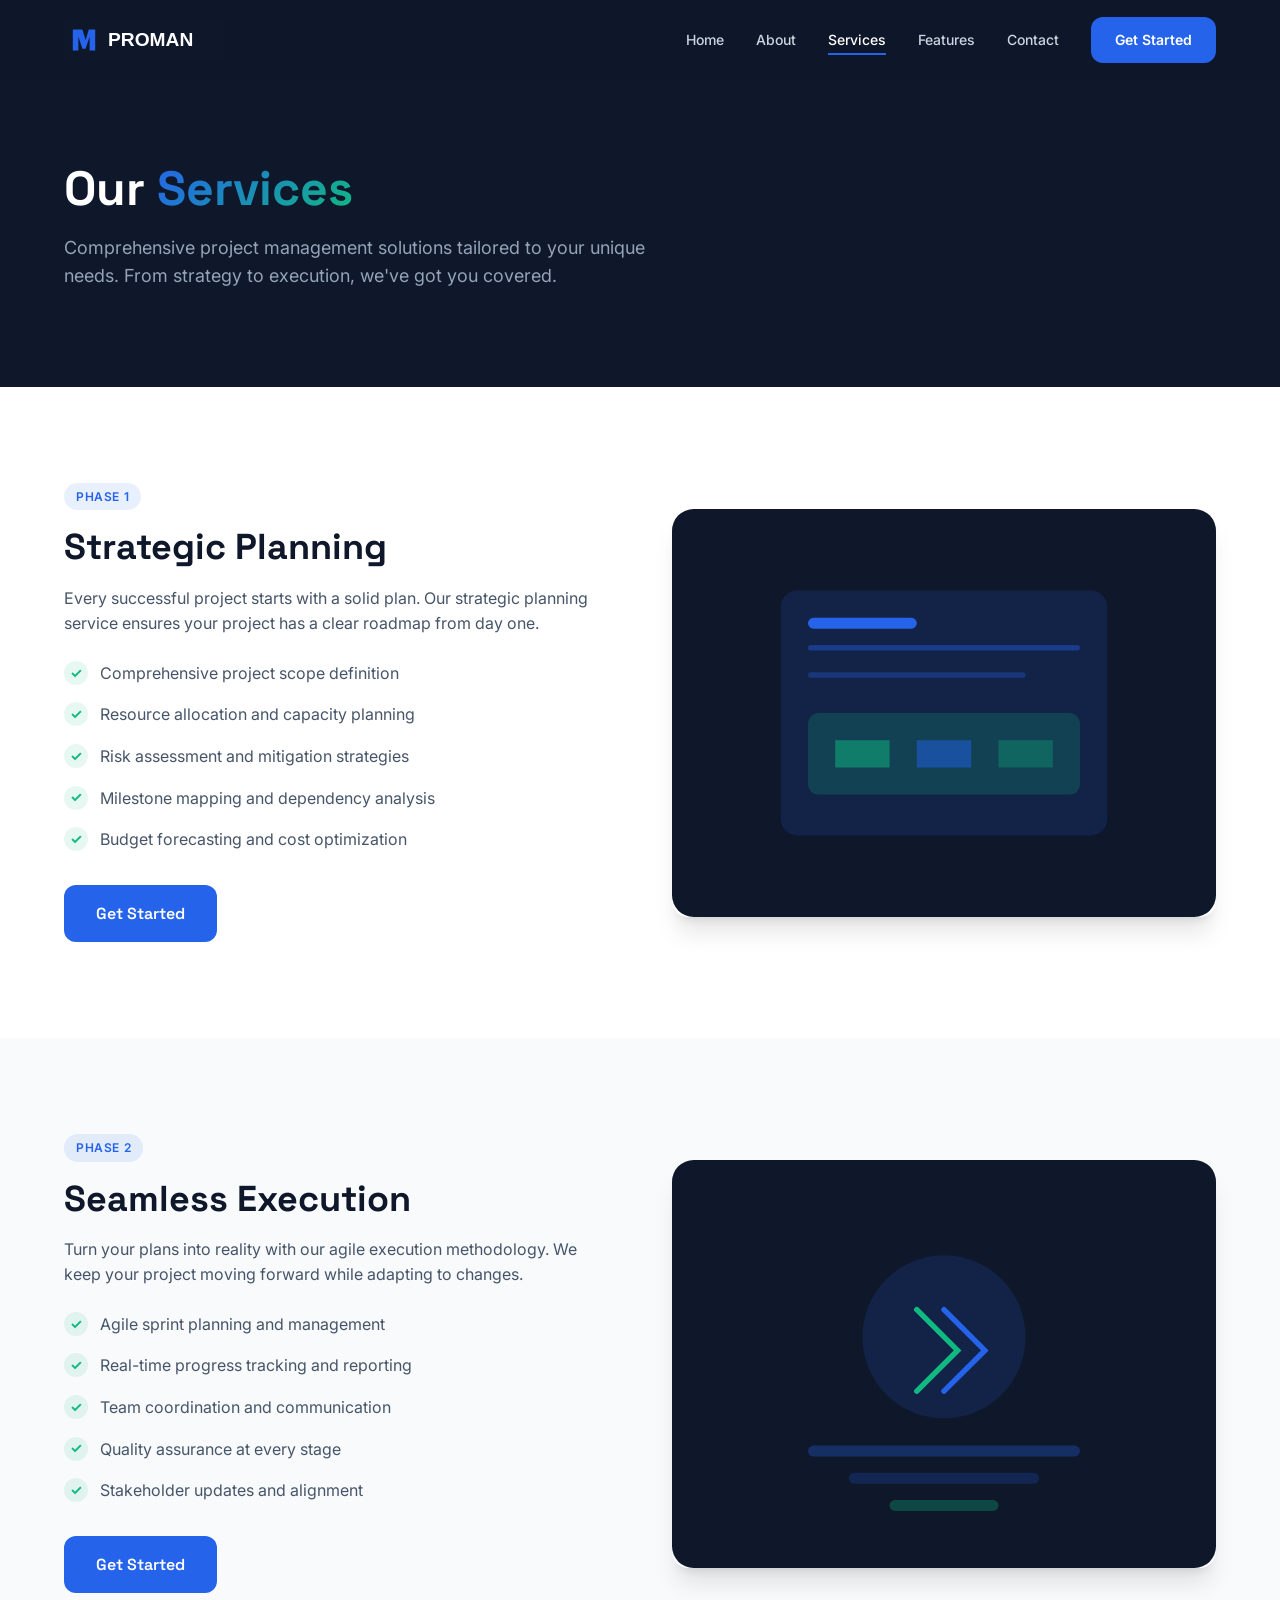
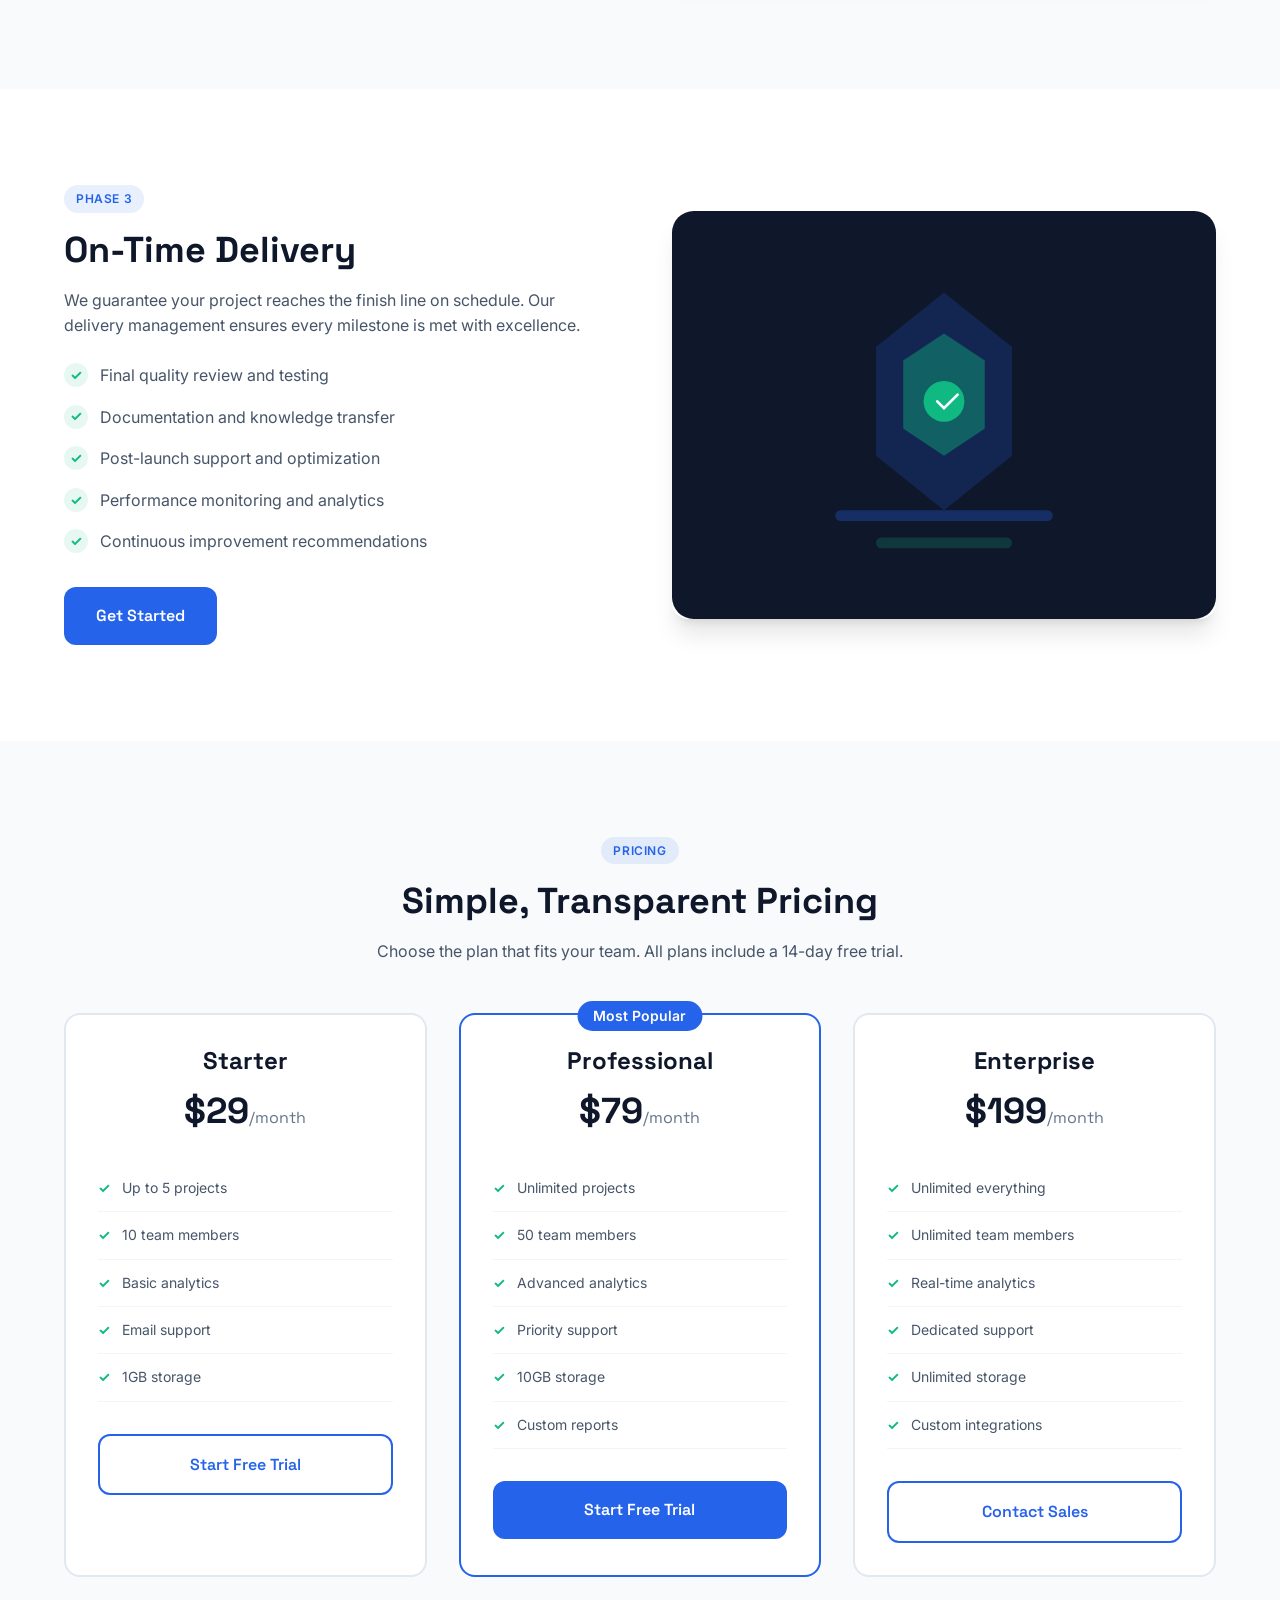
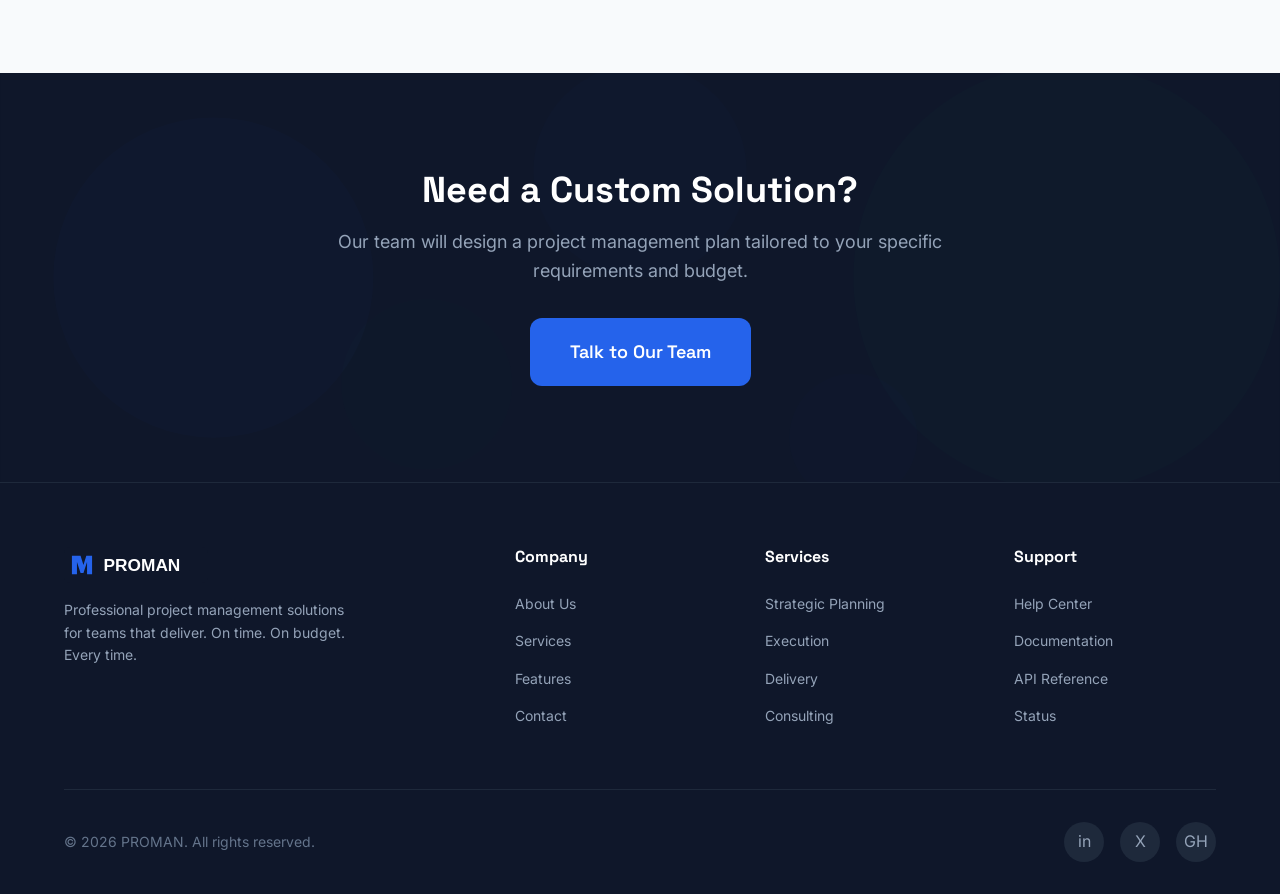
<file: services.html>
<!DOCTYPE html>
<html lang="en">
<head>
  <meta charset="UTF-8">
  <meta name="viewport" content="width=device-width, initial-scale=1.0">
  <meta name="description" content="PROMAN Services - Strategic planning, seamless execution, and on-time delivery for your projects.">
  <title>Services | PROMAN</title>
  <link rel="preconnect" href="https://fonts.googleapis.com">
  <link rel="preconnect" href="https://fonts.gstatic.com" crossorigin>
  <link href="https://fonts.googleapis.com/css2?family=Inter:wght@400;500;600;700&family=Space+Grotesk:wght@500;600;700&display=swap" rel="stylesheet">
  <link rel="stylesheet" href="style.css">
</head>
<body>

  <!-- ========== HEADER ========== -->
  <header class="header">
    <div class="container">
      <a href="index.html" class="logo">
        <img src="assets/img/logo.svg" alt="PROMAN Logo">
      </a>
      <nav class="nav" id="mainNav">
        <a href="index.html" class="nav-link">Home</a>
        <a href="about.html" class="nav-link">About</a>
        <a href="services.html" class="nav-link active">Services</a>
        <a href="features.html" class="nav-link">Features</a>
        <a href="contact.html" class="nav-link">Contact</a>
        <a href="contact.html" class="nav-cta">Get Started</a>
      </nav>
      <button class="menu-toggle" id="menuToggle" aria-label="Toggle menu">
        <span></span>
        <span></span>
        <span></span>
      </button>
    </div>
  </header>

  <!-- ========== SERVICES HERO ========== -->
  <section class="services-hero">
    <div class="container">
      <h1>Our <span class="text-gradient">Services</span></h1>
      <p>Comprehensive project management solutions tailored to your unique needs. From strategy to execution, we've got you covered.</p>
    </div>
  </section>

  <!-- ========== SERVICE 1: PLANNING ========== -->
  <section class="section">
    <div class="container">
      <div class="service-detail fade-in">
        <div>
          <span class="feature-tag">Phase 1</span>
          <h2>Strategic Planning</h2>
          <p>Every successful project starts with a solid plan. Our strategic planning service ensures your project has a clear roadmap from day one.</p>
          <ul class="service-list">
            <li>Comprehensive project scope definition</li>
            <li>Resource allocation and capacity planning</li>
            <li>Risk assessment and mitigation strategies</li>
            <li>Milestone mapping and dependency analysis</li>
            <li>Budget forecasting and cost optimization</li>
          </ul>
          <a href="contact.html" class="btn btn-primary">Get Started</a>
        </div>
        <img src="assets/img/service-planning.svg" alt="Strategic Planning">
      </div>
    </div>
  </section>

  <!-- ========== SERVICE 2: EXECUTION ========== -->
  <section class="section" style="background: var(--gray-50);">
    <div class="container">
      <div class="service-detail reverse fade-in">
        <img src="assets/img/service-execution.svg" alt="Seamless Execution">
        <div>
          <span class="feature-tag">Phase 2</span>
          <h2>Seamless Execution</h2>
          <p>Turn your plans into reality with our agile execution methodology. We keep your project moving forward while adapting to changes.</p>
          <ul class="service-list">
            <li>Agile sprint planning and management</li>
            <li>Real-time progress tracking and reporting</li>
            <li>Team coordination and communication</li>
            <li>Quality assurance at every stage</li>
            <li>Stakeholder updates and alignment</li>
          </ul>
          <a href="contact.html" class="btn btn-primary">Get Started</a>
        </div>
      </div>
    </div>
  </section>

  <!-- ========== SERVICE 3: DELIVERY ========== -->
  <section class="section">
    <div class="container">
      <div class="service-detail fade-in">
        <div>
          <span class="feature-tag">Phase 3</span>
          <h2>On-Time Delivery</h2>
          <p>We guarantee your project reaches the finish line on schedule. Our delivery management ensures every milestone is met with excellence.</p>
          <ul class="service-list">
            <li>Final quality review and testing</li>
            <li>Documentation and knowledge transfer</li>
            <li>Post-launch support and optimization</li>
            <li>Performance monitoring and analytics</li>
            <li>Continuous improvement recommendations</li>
          </ul>
          <a href="contact.html" class="btn btn-primary">Get Started</a>
        </div>
        <img src="assets/img/service-delivery.svg" alt="On-Time Delivery">
      </div>
    </div>
  </section>

  <!-- ========== PRICING ========== -->
  <section class="section" style="background: var(--gray-50);">
    <div class="container">
      <div style="text-align: center; margin-bottom: var(--space-12);">
        <span class="feature-tag">Pricing</span>
        <h2>Simple, Transparent Pricing</h2>
        <p style="max-width: 600px; margin: var(--space-4) auto 0;">Choose the plan that fits your team. All plans include a 14-day free trial.</p>
      </div>
      <div class="pricing-grid">
        <div class="pricing-card fade-in">
          <h3>Starter</h3>
          <div class="price">$29<span>/month</span></div>
          <ul class="pricing-features">
            <li>Up to 5 projects</li>
            <li>10 team members</li>
            <li>Basic analytics</li>
            <li>Email support</li>
            <li>1GB storage</li>
          </ul>
          <a href="contact.html" class="btn btn-outline" style="width: 100%;">Start Free Trial</a>
        </div>
        <div class="pricing-card featured fade-in">
          <h3>Professional</h3>
          <div class="price">$79<span>/month</span></div>
          <ul class="pricing-features">
            <li>Unlimited projects</li>
            <li>50 team members</li>
            <li>Advanced analytics</li>
            <li>Priority support</li>
            <li>10GB storage</li>
            <li>Custom reports</li>
          </ul>
          <a href="contact.html" class="btn btn-primary" style="width: 100%;">Start Free Trial</a>
        </div>
        <div class="pricing-card fade-in">
          <h3>Enterprise</h3>
          <div class="price">$199<span>/month</span></div>
          <ul class="pricing-features">
            <li>Unlimited everything</li>
            <li>Unlimited team members</li>
            <li>Real-time analytics</li>
            <li>Dedicated support</li>
            <li>Unlimited storage</li>
            <li>Custom integrations</li>
          </ul>
          <a href="contact.html" class="btn btn-outline" style="width: 100%;">Contact Sales</a>
        </div>
      </div>
    </div>
  </section>

  <!-- ========== CTA ========== -->
  <section class="cta-section">
    <div class="cta-bg">
      <img src="assets/img/cta-bg.svg" alt="Background">
    </div>
    <div class="container">
      <div class="cta-content">
        <h2>Need a Custom Solution?</h2>
        <p>Our team will design a project management plan tailored to your specific requirements and budget.</p>
        <a href="contact.html" class="btn btn-primary btn-lg">Talk to Our Team</a>
      </div>
    </div>
  </section>

  <!-- ========== FOOTER ========== -->
  <footer class="footer">
    <div class="container">
      <div class="footer-grid">
        <div class="footer-brand">
          <a href="index.html" class="logo">
            <img src="assets/img/logo.svg" alt="PROMAN Logo" style="height: 36px;">
          </a>
          <p>Professional project management solutions for teams that deliver. On time. On budget. Every time.</p>
        </div>
        <div>
          <h4>Company</h4>
          <ul class="footer-links">
            <li><a href="about.html">About Us</a></li>
            <li><a href="services.html">Services</a></li>
            <li><a href="features.html">Features</a></li>
            <li><a href="contact.html">Contact</a></li>
          </ul>
        </div>
        <div>
          <h4>Services</h4>
          <ul class="footer-links">
            <li><a href="services.html">Strategic Planning</a></li>
            <li><a href="services.html">Execution</a></li>
            <li><a href="services.html">Delivery</a></li>
            <li><a href="services.html">Consulting</a></li>
          </ul>
        </div>
        <div>
          <h4>Support</h4>
          <ul class="footer-links">
            <li><a href="contact.html">Help Center</a></li>
            <li><a href="contact.html">Documentation</a></li>
            <li><a href="contact.html">API Reference</a></li>
            <li><a href="contact.html">Status</a></li>
          </ul>
        </div>
      </div>
      <div class="footer-bottom">
        <p>&copy; 2026 PROMAN. All rights reserved.</p>
        <div class="footer-social">
          <a href="#" aria-label="LinkedIn">in</a>
          <a href="#" aria-label="Twitter">X</a>
          <a href="#" aria-label="GitHub">GH</a>
        </div>
      </div>
    </div>
  </footer>

  <script src="main.js"></script>
</body>
</html>
</file>
<file: style.css>
/* ==========================================================================
   PROMAN - Project Management Template
   Design System & Global Styles
   ========================================================================== */

/* --------------------------------------------------------------------------
   0. CSS Custom Properties (Design Tokens)
   -------------------------------------------------------------------------- */
:root {
  /* Brand Colors */
  --blue: #2563EB;
  --blue-dark: #1D4ED8;
  --blue-light: #3B82F6;
  --navy: #0F172A;
  --navy-light: #1E293B;
  --navy-lighter: #334155;
  --green: #10B981;
  --green-dark: #059669;
  --green-light: #34D399;

  /* Neutral Colors */
  --white: #FFFFFF;
  --gray-50: #F8FAFC;
  --gray-100: #F1F5F9;
  --gray-200: #E2E8F0;
  --gray-300: #CBD5E1;
  --gray-400: #94A3B8;
  --gray-500: #64748B;
  --gray-600: #475569;
  --gray-700: #334155;
  --gray-800: #1E293B;
  --gray-900: #0F172A;

  /* Typography */
  --font-display: 'Space Grotesk', sans-serif;
  --font-body: 'Inter', sans-serif;

  /* Font Sizes */
  --text-xs: 0.75rem;
  --text-sm: 0.875rem;
  --text-base: 1rem;
  --text-lg: 1.125rem;
  --text-xl: 1.25rem;
  --text-2xl: 1.5rem;
  --text-3xl: 1.875rem;
  --text-4xl: 2.25rem;
  --text-5xl: 3rem;
  --text-6xl: 3.75rem;

  /* Spacing */
  --space-1: 0.25rem;
  --space-2: 0.5rem;
  --space-3: 0.75rem;
  --space-4: 1rem;
  --space-5: 1.25rem;
  --space-6: 1.5rem;
  --space-8: 2rem;
  --space-10: 2.5rem;
  --space-12: 3rem;
  --space-16: 4rem;
  --space-20: 5rem;
  --space-24: 6rem;

  /* Border Radius */
  --radius-sm: 0.375rem;
  --radius-md: 0.5rem;
  --radius-lg: 0.75rem;
  --radius-xl: 1rem;
  --radius-2xl: 1.5rem;
  --radius-full: 9999px;

  /* Shadows */
  --shadow-sm: 0 1px 2px 0 rgba(0, 0, 0, 0.05);
  --shadow-md: 0 4px 6px -1px rgba(0, 0, 0, 0.1), 0 2px 4px -2px rgba(0, 0, 0, 0.1);
  --shadow-lg: 0 10px 15px -3px rgba(0, 0, 0, 0.1), 0 4px 6px -4px rgba(0, 0, 0, 0.1);
  --shadow-xl: 0 20px 25px -5px rgba(0, 0, 0, 0.1), 0 8px 10px -6px rgba(0, 0, 0, 0.1);

  /* Transitions */
  --transition-fast: 150ms ease;
  --transition-base: 250ms ease;
  --transition-slow: 350ms ease;

  /* Layout */
  --container-max: 1200px;
  --header-height: 80px;
}

/* --------------------------------------------------------------------------
   1. Reset & Base
   -------------------------------------------------------------------------- */
*, *::before, *::after {
  box-sizing: border-box;
  margin: 0;
  padding: 0;
}

html {
  scroll-behavior: smooth;
  -webkit-font-smoothing: antialiased;
  -moz-osx-font-smoothing: grayscale;
}

body {
  font-family: var(--font-body);
  font-size: var(--text-base);
  line-height: 1.6;
  color: var(--gray-700);
  background-color: var(--white);
  overflow-x: hidden;
}

img {
  max-width: 100%;
  height: auto;
  display: block;
}

a {
  text-decoration: none;
  color: inherit;
  transition: color var(--transition-fast);
}

ul, ol {
  list-style: none;
}

button {
  cursor: pointer;
  border: none;
  background: none;
  font-family: inherit;
}

input, textarea, select {
  font-family: inherit;
  font-size: inherit;
}

/* --------------------------------------------------------------------------
   2. Typography
   -------------------------------------------------------------------------- */
h1, h2, h3, h4, h5, h6 {
  font-family: var(--font-display);
  font-weight: 700;
  line-height: 1.2;
  color: var(--navy);
}

h1 { font-size: var(--text-5xl); }
h2 { font-size: var(--text-4xl); }
h3 { font-size: var(--text-2xl); }
h4 { font-size: var(--text-xl); }
h5 { font-size: var(--text-lg); }
h6 { font-size: var(--text-base); }

p {
  margin-bottom: var(--space-4);
  color: var(--gray-600);
}

.text-gradient {
  background: linear-gradient(135deg, var(--blue), var(--green));
  -webkit-background-clip: text;
  -webkit-text-fill-color: transparent;
  background-clip: text;
}

/* --------------------------------------------------------------------------
   3. Layout
   -------------------------------------------------------------------------- */
.container {
  width: 100%;
  max-width: var(--container-max);
  margin: 0 auto;
  padding: 0 var(--space-6);
}

.section {
  padding: var(--space-24) 0;
}

.section-sm {
  padding: var(--space-16) 0;
}

.grid {
  display: grid;
  gap: var(--space-8);
}

.grid-2 { grid-template-columns: repeat(2, 1fr); }
.grid-3 { grid-template-columns: repeat(3, 1fr); }
.grid-4 { grid-template-columns: repeat(4, 1fr); }

.flex {
  display: flex;
  align-items: center;
}

.flex-between {
  display: flex;
  align-items: center;
  justify-content: space-between;
}

.flex-center {
  display: flex;
  align-items: center;
  justify-content: center;
}

.flex-col {
  flex-direction: column;
}

/* --------------------------------------------------------------------------
   4. Header & Navigation
   -------------------------------------------------------------------------- */
.header {
  position: fixed;
  top: 0;
  left: 0;
  right: 0;
  height: var(--header-height);
  background: rgba(15, 23, 42, 0.95);
  backdrop-filter: blur(12px);
  z-index: 1000;
  transition: background var(--transition-base);
}

.header .container {
  display: flex;
  align-items: center;
  justify-content: space-between;
  height: 100%;
}

.logo {
  display: flex;
  align-items: center;
  gap: var(--space-3);
}

.logo img {
  height: 40px;
  width: auto;
}

.logo-text {
  font-family: var(--font-display);
  font-size: var(--text-xl);
  font-weight: 700;
  color: var(--white);
}

.nav {
  display: flex;
  align-items: center;
  gap: var(--space-8);
}

.nav-link {
  font-size: var(--text-sm);
  font-weight: 500;
  color: var(--gray-300);
  transition: color var(--transition-fast);
  position: relative;
}

.nav-link:hover,
.nav-link.active {
  color: var(--white);
}

.nav-link::after {
  content: '';
  position: absolute;
  bottom: -4px;
  left: 0;
  width: 0;
  height: 2px;
  background: var(--blue);
  transition: width var(--transition-fast);
}

.nav-link:hover::after,
.nav-link.active::after {
  width: 100%;
}

.nav-cta {
  display: inline-flex;
  align-items: center;
  gap: var(--space-2);
  padding: var(--space-3) var(--space-6);
  background: var(--blue);
  color: var(--white);
  font-size: var(--text-sm);
  font-weight: 600;
  border-radius: var(--radius-lg);
  transition: all var(--transition-fast);
}

.nav-cta:hover {
  background: var(--blue-dark);
  transform: translateY(-1px);
}

/* Mobile Menu Toggle */
.menu-toggle {
  display: none;
  flex-direction: column;
  gap: 5px;
  padding: var(--space-2);
}

.menu-toggle span {
  width: 24px;
  height: 2px;
  background: var(--white);
  transition: all var(--transition-fast);
}

/* --------------------------------------------------------------------------
   5. Buttons
   -------------------------------------------------------------------------- */
.btn {
  display: inline-flex;
  align-items: center;
  justify-content: center;
  gap: var(--space-2);
  padding: var(--space-4) var(--space-8);
  font-family: var(--font-display);
  font-size: var(--text-base);
  font-weight: 600;
  border-radius: var(--radius-lg);
  transition: all var(--transition-fast);
  cursor: pointer;
  border: none;
  text-decoration: none;
}

.btn-primary {
  background: var(--blue);
  color: var(--white);
}

.btn-primary:hover {
  background: var(--blue-dark);
  transform: translateY(-2px);
  box-shadow: 0 10px 20px rgba(37, 99, 235, 0.3);
}

.btn-secondary {
  background: var(--navy);
  color: var(--white);
}

.btn-secondary:hover {
  background: var(--navy-light);
  transform: translateY(-2px);
}

.btn-outline {
  background: transparent;
  color: var(--blue);
  border: 2px solid var(--blue);
}

.btn-outline:hover {
  background: var(--blue);
  color: var(--white);
}

.btn-white {
  background: var(--white);
  color: var(--navy);
}

.btn-white:hover {
  background: var(--gray-100);
  transform: translateY(-2px);
}

.btn-green {
  background: var(--green);
  color: var(--white);
}

.btn-green:hover {
  background: var(--green-dark);
  transform: translateY(-2px);
}

.btn-lg {
  padding: var(--space-5) var(--space-10);
  font-size: var(--text-lg);
}

.btn-sm {
  padding: var(--space-2) var(--space-5);
  font-size: var(--text-sm);
}

/* --------------------------------------------------------------------------
   6. Hero Section
   -------------------------------------------------------------------------- */
.hero {
  position: relative;
  min-height: 100vh;
  display: flex;
  align-items: center;
  background: var(--navy);
  overflow: hidden;
}

.hero-bg {
  position: absolute;
  inset: 0;
  z-index: 0;
}

.hero-bg img {
  width: 100%;
  height: 100%;
  object-fit: cover;
  opacity: 0.4;
}

.hero-content {
  position: relative;
  z-index: 1;
  max-width: 700px;
}

.hero-badge {
  display: inline-flex;
  align-items: center;
  gap: var(--space-2);
  padding: var(--space-2) var(--space-4);
  background: rgba(37, 99, 235, 0.15);
  border: 1px solid rgba(37, 99, 235, 0.3);
  border-radius: var(--radius-full);
  font-size: var(--text-sm);
  color: var(--blue-light);
  margin-bottom: var(--space-6);
}

.hero-badge::before {
  content: '';
  width: 8px;
  height: 8px;
  background: var(--green);
  border-radius: var(--radius-full);
  animation: pulse 2s infinite;
}

@keyframes pulse {
  0%, 100% { opacity: 1; }
  50% { opacity: 0.5; }
}

.hero h1 {
  color: var(--white);
  font-size: var(--text-6xl);
  margin-bottom: var(--space-6);
  line-height: 1.1;
}

.hero p {
  color: var(--gray-400);
  font-size: var(--text-lg);
  margin-bottom: var(--space-8);
  max-width: 500px;
}

.hero-actions {
  display: flex;
  gap: var(--space-4);
  margin-bottom: var(--space-12);
}

.hero-stats {
  display: flex;
  gap: var(--space-12);
}

.hero-stat {
  text-align: left;
}

.hero-stat-number {
  font-family: var(--font-display);
  font-size: var(--text-4xl);
  font-weight: 700;
  color: var(--white);
}

.hero-stat-label {
  font-size: var(--text-sm);
  color: var(--gray-400);
}

/* Hero Visual */
.hero-visual {
  position: absolute;
  right: -5%;
  top: 50%;
  transform: translateY(-50%);
  width: 50%;
  max-width: 600px;
  z-index: 1;
}

.hero-visual img {
  width: 100%;
  height: auto;
}

/* --------------------------------------------------------------------------
   7. Features / Services Cards
   -------------------------------------------------------------------------- */
.card {
  background: var(--white);
  border-radius: var(--radius-xl);
  padding: var(--space-8);
  border: 1px solid var(--gray-200);
  transition: all var(--transition-base);
}

.card:hover {
  border-color: var(--blue);
  box-shadow: var(--shadow-xl);
  transform: translateY(-4px);
}

.card-icon {
  width: 64px;
  height: 64px;
  display: flex;
  align-items: center;
  justify-content: center;
  background: linear-gradient(135deg, rgba(37, 99, 235, 0.1), rgba(16, 185, 129, 0.1));
  border-radius: var(--radius-lg);
  margin-bottom: var(--space-6);
}

.card-icon img {
  width: 32px;
  height: 32px;
}

.card h3 {
  margin-bottom: var(--space-3);
}

.card p {
  color: var(--gray-500);
  font-size: var(--text-sm);
  margin-bottom: var(--space-4);
}

.card-link {
  display: inline-flex;
  align-items: center;
  gap: var(--space-2);
  color: var(--blue);
  font-weight: 600;
  font-size: var(--text-sm);
}

.card-link:hover {
  gap: var(--space-3);
}

/* --------------------------------------------------------------------------
   8. About Page
   -------------------------------------------------------------------------- */
.about-hero {
  position: relative;
  padding: calc(var(--header-height) + var(--space-20)) 0 var(--space-20);
  background: var(--navy);
  overflow: hidden;
}

.about-hero .container {
  position: relative;
  z-index: 1;
}

.about-hero h1 {
  color: var(--white);
  margin-bottom: var(--space-4);
}

.about-hero p {
  color: var(--gray-400);
  font-size: var(--text-lg);
  max-width: 600px;
}

.about-content {
  display: grid;
  grid-template-columns: 1fr 1fr;
  gap: var(--space-16);
  align-items: center;
}

.about-content img {
  border-radius: var(--radius-xl);
  box-shadow: var(--shadow-xl);
}

.about-content h2 {
  margin-bottom: var(--space-4);
}

.about-content p {
  margin-bottom: var(--space-6);
}

.about-values {
  display: grid;
  grid-template-columns: repeat(3, 1fr);
  gap: var(--space-8);
}

.value-card {
  text-align: center;
  padding: var(--space-8);
  background: var(--gray-50);
  border-radius: var(--radius-xl);
  transition: all var(--transition-base);
}

.value-card:hover {
  background: var(--white);
  box-shadow: var(--shadow-lg);
  transform: translateY(-4px);
}

.value-icon {
  width: 80px;
  height: 80px;
  display: flex;
  align-items: center;
  justify-content: center;
  background: linear-gradient(135deg, var(--blue), var(--green));
  border-radius: var(--radius-xl);
  margin: 0 auto var(--space-6);
}

.value-icon span {
  font-size: var(--text-3xl);
}

/* Team Section */
.team-grid {
  display: grid;
  grid-template-columns: repeat(3, 1fr);
  gap: var(--space-8);
}

.team-card {
  background: var(--white);
  border-radius: var(--radius-xl);
  overflow: hidden;
  border: 1px solid var(--gray-200);
  transition: all var(--transition-base);
}

.team-card:hover {
  box-shadow: var(--shadow-xl);
  transform: translateY(-4px);
}

.team-card img {
  width: 100%;
  aspect-ratio: 1;
  object-fit: cover;
}

.team-card-info {
  padding: var(--space-6);
  text-align: center;
}

.team-card-info h4 {
  margin-bottom: var(--space-1);
}

.team-card-info p {
  color: var(--blue);
  font-size: var(--text-sm);
  margin-bottom: var(--space-3);
}

.team-social {
  display: flex;
  justify-content: center;
  gap: var(--space-3);
}

.team-social a {
  width: 36px;
  height: 36px;
  display: flex;
  align-items: center;
  justify-content: center;
  background: var(--gray-100);
  border-radius: var(--radius-full);
  color: var(--gray-500);
  transition: all var(--transition-fast);
}

.team-social a:hover {
  background: var(--blue);
  color: var(--white);
}

/* --------------------------------------------------------------------------
   9. Services Page
   -------------------------------------------------------------------------- */
.services-hero {
  position: relative;
  padding: calc(var(--header-height) + var(--space-20)) 0 var(--space-20);
  background: var(--navy);
}

.services-hero h1 {
  color: var(--white);
  margin-bottom: var(--space-4);
}

.services-hero p {
  color: var(--gray-400);
  font-size: var(--text-lg);
  max-width: 600px;
}

.service-detail {
  display: grid;
  grid-template-columns: 1fr 1fr;
  gap: var(--space-16);
  align-items: center;
}

.service-detail.reverse {
  direction: rtl;
}

.service-detail.reverse > * {
  direction: ltr;
}

.service-detail img {
  border-radius: var(--radius-xl);
  box-shadow: var(--shadow-xl);
}

.service-detail h2 {
  margin-bottom: var(--space-4);
}

.service-detail p {
  margin-bottom: var(--space-6);
}

.service-list {
  margin-bottom: var(--space-8);
}

.service-list li {
  display: flex;
  align-items: flex-start;
  gap: var(--space-3);
  margin-bottom: var(--space-4);
  color: var(--gray-600);
}

.service-list li::before {
  content: '✓';
  display: flex;
  align-items: center;
  justify-content: center;
  width: 24px;
  height: 24px;
  background: rgba(16, 185, 129, 0.1);
  color: var(--green);
  border-radius: var(--radius-full);
  font-size: var(--text-sm);
  font-weight: 700;
  flex-shrink: 0;
}

/* Pricing Cards */
.pricing-grid {
  display: grid;
  grid-template-columns: repeat(3, 1fr);
  gap: var(--space-8);
  align-items: stretch;
}

.pricing-card {
  background: var(--white);
  border: 2px solid var(--gray-200);
  border-radius: var(--radius-xl);
  padding: var(--space-8);
  text-align: center;
  transition: all var(--transition-base);
  position: relative;
}

.pricing-card.featured {
  border-color: var(--blue);
  transform: scale(1.05);
}

.pricing-card.featured::before {
  content: 'Most Popular';
  position: absolute;
  top: -14px;
  left: 50%;
  transform: translateX(-50%);
  background: var(--blue);
  color: var(--white);
  padding: var(--space-1) var(--space-4);
  border-radius: var(--radius-full);
  font-size: var(--text-sm);
  font-weight: 600;
}

.pricing-card:hover {
  box-shadow: var(--shadow-xl);
}

.pricing-card h3 {
  margin-bottom: var(--space-2);
}

.pricing-card .price {
  font-family: var(--font-display);
  font-size: var(--text-4xl);
  font-weight: 700;
  color: var(--navy);
  margin-bottom: var(--space-6);
}

.pricing-card .price span {
  font-size: var(--text-base);
  font-weight: 400;
  color: var(--gray-500);
}

.pricing-features {
  text-align: left;
  margin-bottom: var(--space-8);
}

.pricing-features li {
  display: flex;
  align-items: center;
  gap: var(--space-3);
  padding: var(--space-3) 0;
  border-bottom: 1px solid var(--gray-100);
  color: var(--gray-600);
  font-size: var(--text-sm);
}

.pricing-features li::before {
  content: '✓';
  color: var(--green);
  font-weight: 700;
}

/* --------------------------------------------------------------------------
   10. Features Page
   -------------------------------------------------------------------------- */
.features-hero {
  position: relative;
  padding: calc(var(--header-height) + var(--space-20)) 0 var(--space-20);
  background: var(--navy);
}

.features-hero h1 {
  color: var(--white);
  margin-bottom: var(--space-4);
}

.features-hero p {
  color: var(--gray-400);
  font-size: var(--text-lg);
  max-width: 600px;
}

.feature-detail {
  display: grid;
  grid-template-columns: 1fr 1fr;
  gap: var(--space-16);
  align-items: center;
  padding: var(--space-16) 0;
  border-bottom: 1px solid var(--gray-200);
}

.feature-detail:last-child {
  border-bottom: none;
}

.feature-detail img {
  border-radius: var(--radius-xl);
  box-shadow: var(--shadow-xl);
}

.feature-detail h3 {
  font-size: var(--text-3xl);
  margin-bottom: var(--space-4);
}

.feature-detail p {
  margin-bottom: var(--space-6);
}

.feature-tag {
  display: inline-block;
  padding: var(--space-1) var(--space-3);
  background: rgba(37, 99, 235, 0.1);
  color: var(--blue);
  border-radius: var(--radius-full);
  font-size: var(--text-xs);
  font-weight: 600;
  text-transform: uppercase;
  letter-spacing: 0.05em;
  margin-bottom: var(--space-4);
}

/* --------------------------------------------------------------------------
   11. Testimonials
   -------------------------------------------------------------------------- */
.testimonials {
  background: var(--gray-50);
}

.testimonial-card {
  background: var(--white);
  border-radius: var(--radius-xl);
  padding: var(--space-8);
  box-shadow: var(--shadow-sm);
  border: 1px solid var(--gray-200);
}

.testimonial-stars {
  display: flex;
  gap: var(--space-1);
  margin-bottom: var(--space-4);
  color: #FBBF24;
  font-size: var(--text-lg);
}

.testimonial-text {
  font-size: var(--text-lg);
  color: var(--gray-700);
  margin-bottom: var(--space-6);
  font-style: italic;
  line-height: 1.8;
}

.testimonial-author {
  display: flex;
  align-items: center;
  gap: var(--space-4);
}

.testimonial-avatar {
  width: 56px;
  height: 56px;
  border-radius: var(--radius-full);
  object-fit: cover;
}

.testimonial-author-info h4 {
  font-size: var(--text-base);
  margin-bottom: var(--space-1);
}

.testimonial-author-info p {
  font-size: var(--text-sm);
  color: var(--gray-500);
  margin-bottom: 0;
}

/* --------------------------------------------------------------------------
   12. Contact Page
   -------------------------------------------------------------------------- */
.contact-hero {
  position: relative;
  padding: calc(var(--header-height) + var(--space-20)) 0 var(--space-20);
  background: var(--navy);
}

.contact-hero h1 {
  color: var(--white);
  margin-bottom: var(--space-4);
}

.contact-hero p {
  color: var(--gray-400);
  font-size: var(--text-lg);
  max-width: 600px;
}

.contact-grid {
  display: grid;
  grid-template-columns: 1fr 1fr;
  gap: var(--space-16);
}

.contact-form {
  background: var(--white);
  padding: var(--space-10);
  border-radius: var(--radius-xl);
  box-shadow: var(--shadow-lg);
}

.form-group {
  margin-bottom: var(--space-6);
}

.form-group label {
  display: block;
  font-weight: 600;
  color: var(--navy);
  margin-bottom: var(--space-2);
  font-size: var(--text-sm);
}

.form-group input,
.form-group textarea,
.form-group select {
  width: 100%;
  padding: var(--space-4);
  border: 2px solid var(--gray-200);
  border-radius: var(--radius-lg);
  font-size: var(--text-base);
  transition: border-color var(--transition-fast);
  background: var(--white);
}

.form-group input:focus,
.form-group textarea:focus,
.form-group select:focus {
  outline: none;
  border-color: var(--blue);
  box-shadow: 0 0 0 3px rgba(37, 99, 235, 0.1);
}

.form-group textarea {
  resize: vertical;
  min-height: 140px;
}

.form-row {
  display: grid;
  grid-template-columns: 1fr 1fr;
  gap: var(--space-6);
}

.contact-info {
  padding: var(--space-8);
}

.contact-info h3 {
  margin-bottom: var(--space-6);
}

.contact-item {
  display: flex;
  gap: var(--space-4);
  margin-bottom: var(--space-6);
}

.contact-item-icon {
  width: 48px;
  height: 48px;
  display: flex;
  align-items: center;
  justify-content: center;
  background: rgba(37, 99, 235, 0.1);
  border-radius: var(--radius-lg);
  color: var(--blue);
  flex-shrink: 0;
}

.contact-item h4 {
  margin-bottom: var(--space-1);
}

.contact-item p {
  color: var(--gray-500);
  font-size: var(--text-sm);
  margin-bottom: 0;
}

/* --------------------------------------------------------------------------
   13. CTA Section
   -------------------------------------------------------------------------- */
.cta-section {
  position: relative;
  padding: var(--space-24) 0;
  background: var(--navy);
  overflow: hidden;
}

.cta-bg {
  position: absolute;
  inset: 0;
  z-index: 0;
}

.cta-bg img {
  width: 100%;
  height: 100%;
  object-fit: cover;
  opacity: 0.3;
}

.cta-content {
  position: relative;
  z-index: 1;
  text-align: center;
  max-width: 700px;
  margin: 0 auto;
}

.cta-content h2 {
  color: var(--white);
  margin-bottom: var(--space-4);
}

.cta-content p {
  color: var(--gray-400);
  font-size: var(--text-lg);
  margin-bottom: var(--space-8);
}

/* --------------------------------------------------------------------------
   14. Footer
   -------------------------------------------------------------------------- */
.footer {
  background: var(--navy);
  padding: var(--space-16) 0 var(--space-8);
  border-top: 1px solid var(--gray-800);
}

.footer-grid {
  display: grid;
  grid-template-columns: 2fr 1fr 1fr 1fr;
  gap: var(--space-12);
  margin-bottom: var(--space-12);
}

.footer-brand p {
  color: var(--gray-400);
  font-size: var(--text-sm);
  margin-top: var(--space-4);
  max-width: 300px;
}

.footer h4 {
  color: var(--white);
  font-size: var(--text-base);
  margin-bottom: var(--space-6);
}

.footer-links li {
  margin-bottom: var(--space-3);
}

.footer-links a {
  color: var(--gray-400);
  font-size: var(--text-sm);
  transition: color var(--transition-fast);
}

.footer-links a:hover {
  color: var(--white);
}

.footer-bottom {
  display: flex;
  align-items: center;
  justify-content: space-between;
  padding-top: var(--space-8);
  border-top: 1px solid var(--gray-800);
}

.footer-bottom p {
  color: var(--gray-500);
  font-size: var(--text-sm);
  margin-bottom: 0;
}

.footer-social {
  display: flex;
  gap: var(--space-4);
}

.footer-social a {
  width: 40px;
  height: 40px;
  display: flex;
  align-items: center;
  justify-content: center;
  background: var(--gray-800);
  border-radius: var(--radius-full);
  color: var(--gray-400);
  transition: all var(--transition-fast);
}

.footer-social a:hover {
  background: var(--blue);
  color: var(--white);
}

/* --------------------------------------------------------------------------
   15. Animations
   -------------------------------------------------------------------------- */
.fade-in {
  opacity: 0;
  transform: translateY(30px);
  transition: all 0.6s ease;
}

.fade-in.visible {
  opacity: 1;
  transform: translateY(0);
}

.slide-in-left {
  opacity: 0;
  transform: translateX(-50px);
  transition: all 0.6s ease;
}

.slide-in-left.visible {
  opacity: 1;
  transform: translateX(0);
}

.slide-in-right {
  opacity: 0;
  transform: translateX(50px);
  transition: all 0.6s ease;
}

.slide-in-right.visible {
  opacity: 1;
  transform: translateX(0);
}

/* --------------------------------------------------------------------------
   16. Responsive Design
   -------------------------------------------------------------------------- */
@media (max-width: 1024px) {
  :root {
    --text-6xl: 3rem;
    --text-5xl: 2.5rem;
    --text-4xl: 2rem;
  }

  .grid-4 {
    grid-template-columns: repeat(2, 1fr);
  }

  .hero-visual {
    display: none;
  }

  .footer-grid {
    grid-template-columns: repeat(2, 1fr);
  }
}

@media (max-width: 768px) {
  :root {
    --text-6xl: 2.25rem;
    --text-5xl: 2rem;
    --text-4xl: 1.75rem;
    --header-height: 70px;
  }

  .nav {
    position: fixed;
    top: var(--header-height);
    left: 0;
    right: 0;
    background: var(--navy);
    flex-direction: column;
    padding: var(--space-8);
    gap: var(--space-4);
    transform: translateY(-100%);
    opacity: 0;
    visibility: hidden;
    transition: all var(--transition-base);
  }

  .nav.active {
    transform: translateY(0);
    opacity: 1;
    visibility: visible;
  }

  .menu-toggle {
    display: flex;
  }

  .grid-2,
  .grid-3,
  .grid-4 {
    grid-template-columns: 1fr;
  }

  .hero h1 {
    font-size: var(--text-4xl);
  }

  .hero-stats {
    flex-direction: column;
    gap: var(--space-6);
  }

  .hero-actions {
    flex-direction: column;
  }

  .about-content,
  .service-detail,
  .feature-detail,
  .contact-grid {
    grid-template-columns: 1fr;
    gap: var(--space-8);
  }

  .service-detail.reverse {
    direction: ltr;
  }

  .team-grid,
  .about-values,
  .pricing-grid {
    grid-template-columns: 1fr;
  }

  .pricing-card.featured {
    transform: none;
  }

  .form-row {
    grid-template-columns: 1fr;
  }

  .footer-grid {
    grid-template-columns: 1fr;
  }

  .footer-bottom {
    flex-direction: column;
    gap: var(--space-4);
    text-align: center;
  }

  .section {
    padding: var(--space-16) 0;
  }
}

@media (max-width: 480px) {
  :root {
    --text-6xl: 1.875rem;
    --text-5xl: 1.75rem;
  }

  .container {
    padding: 0 var(--space-4);
  }

  .card {
    padding: var(--space-6);
  }

  .btn-lg {
    padding: var(--space-4) var(--space-8);
    font-size: var(--text-base);
  }
}
</file>
